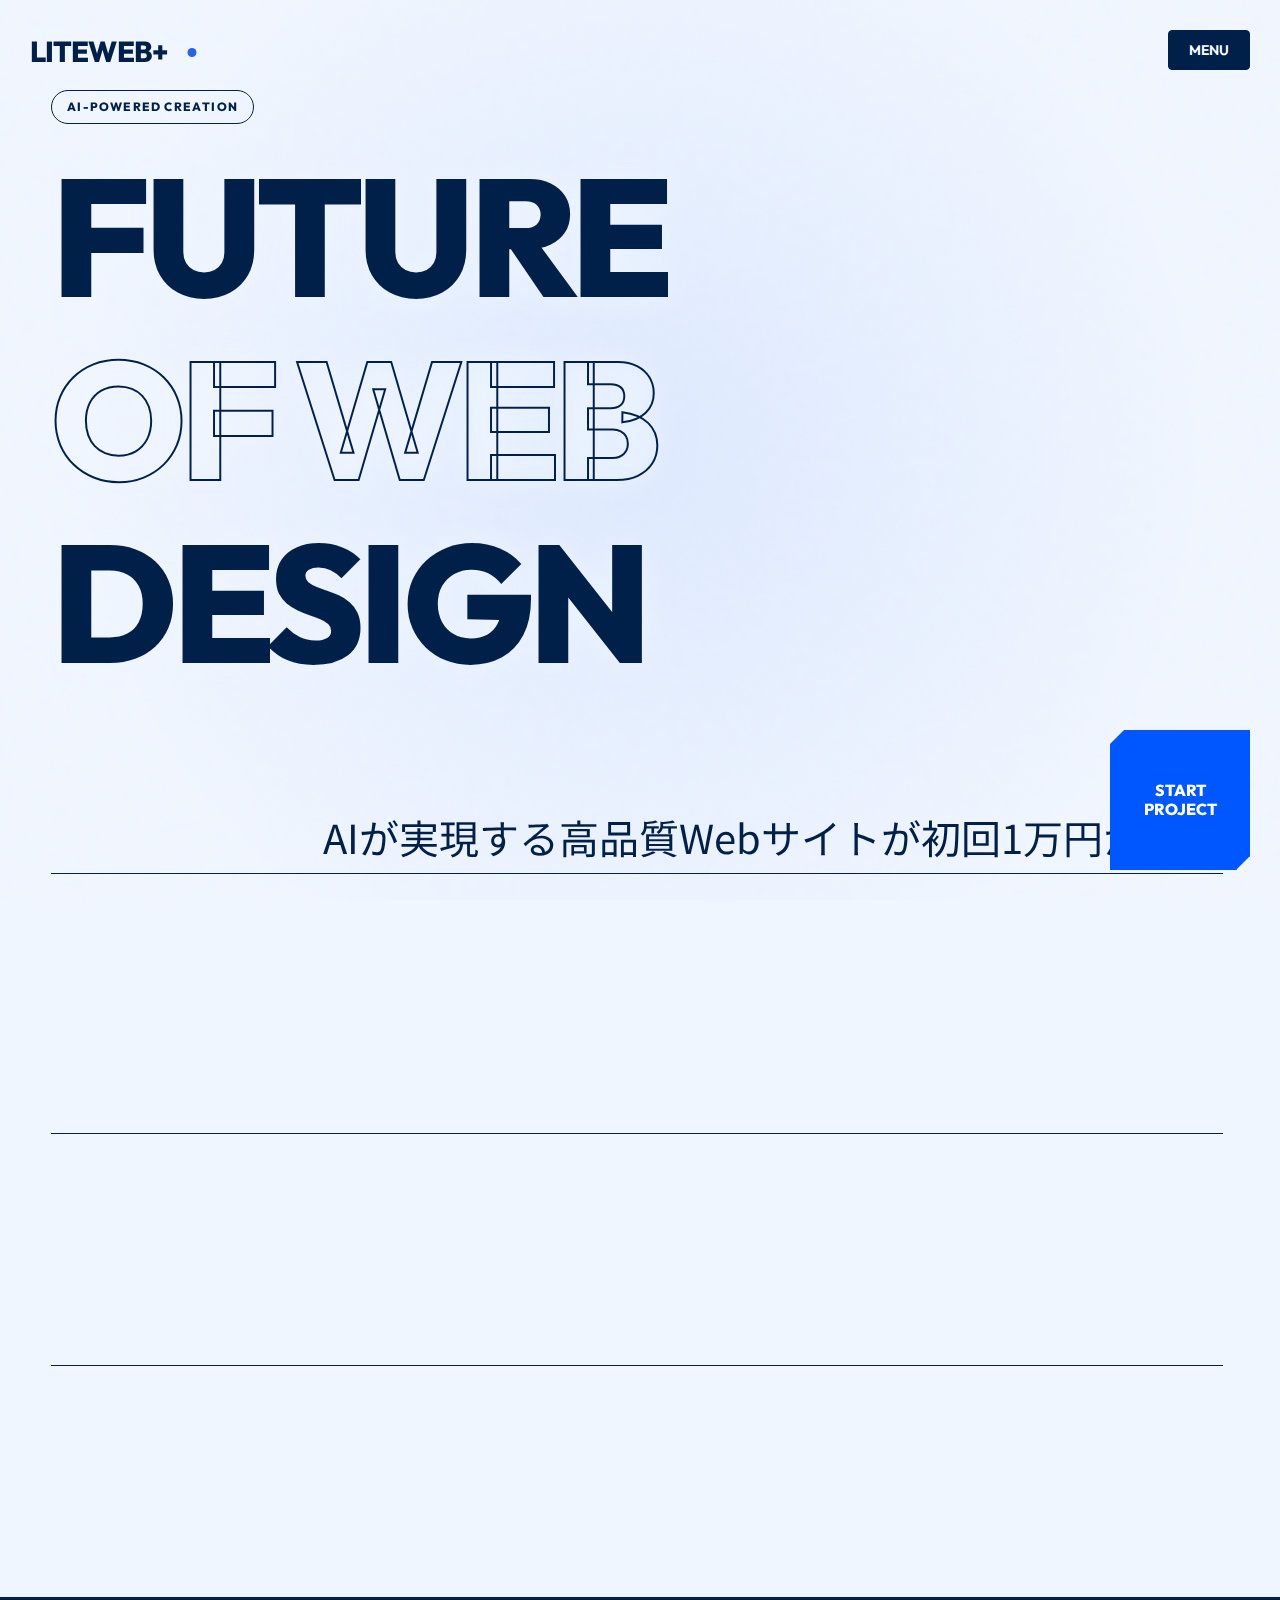
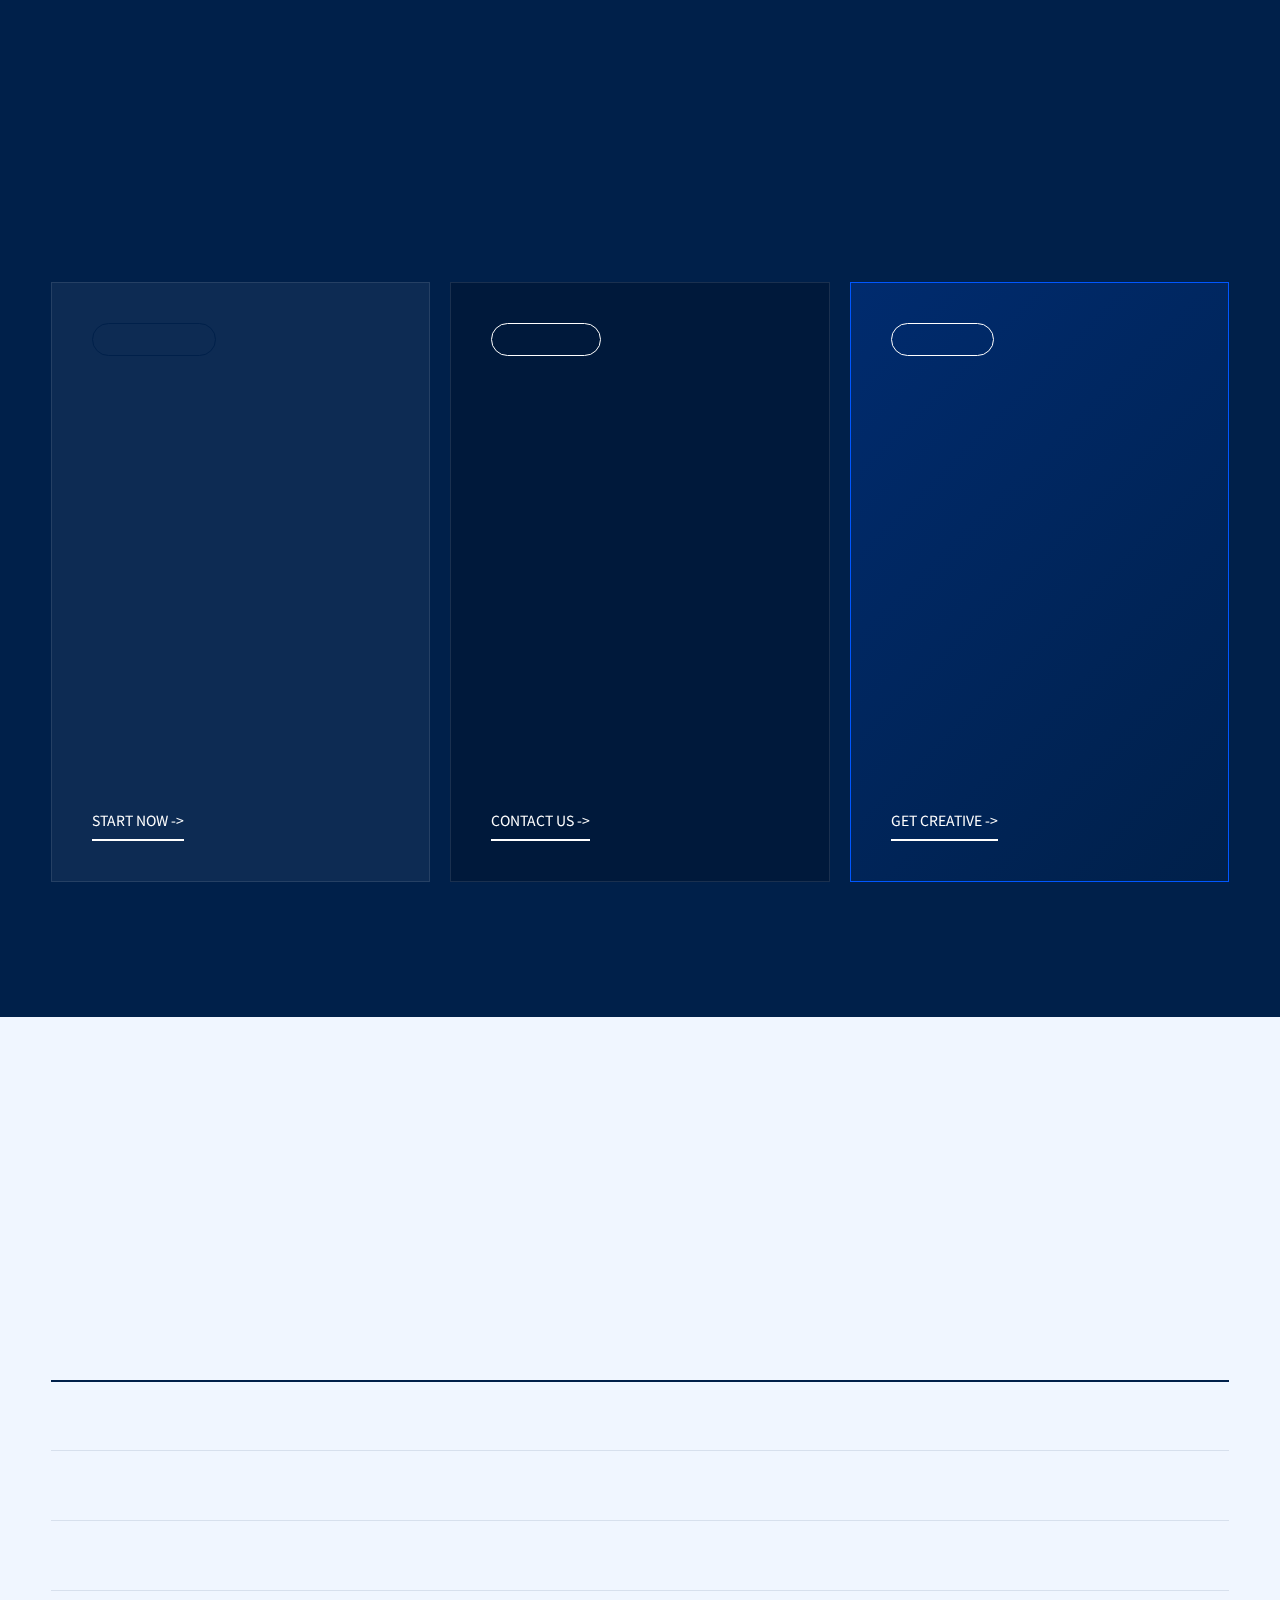
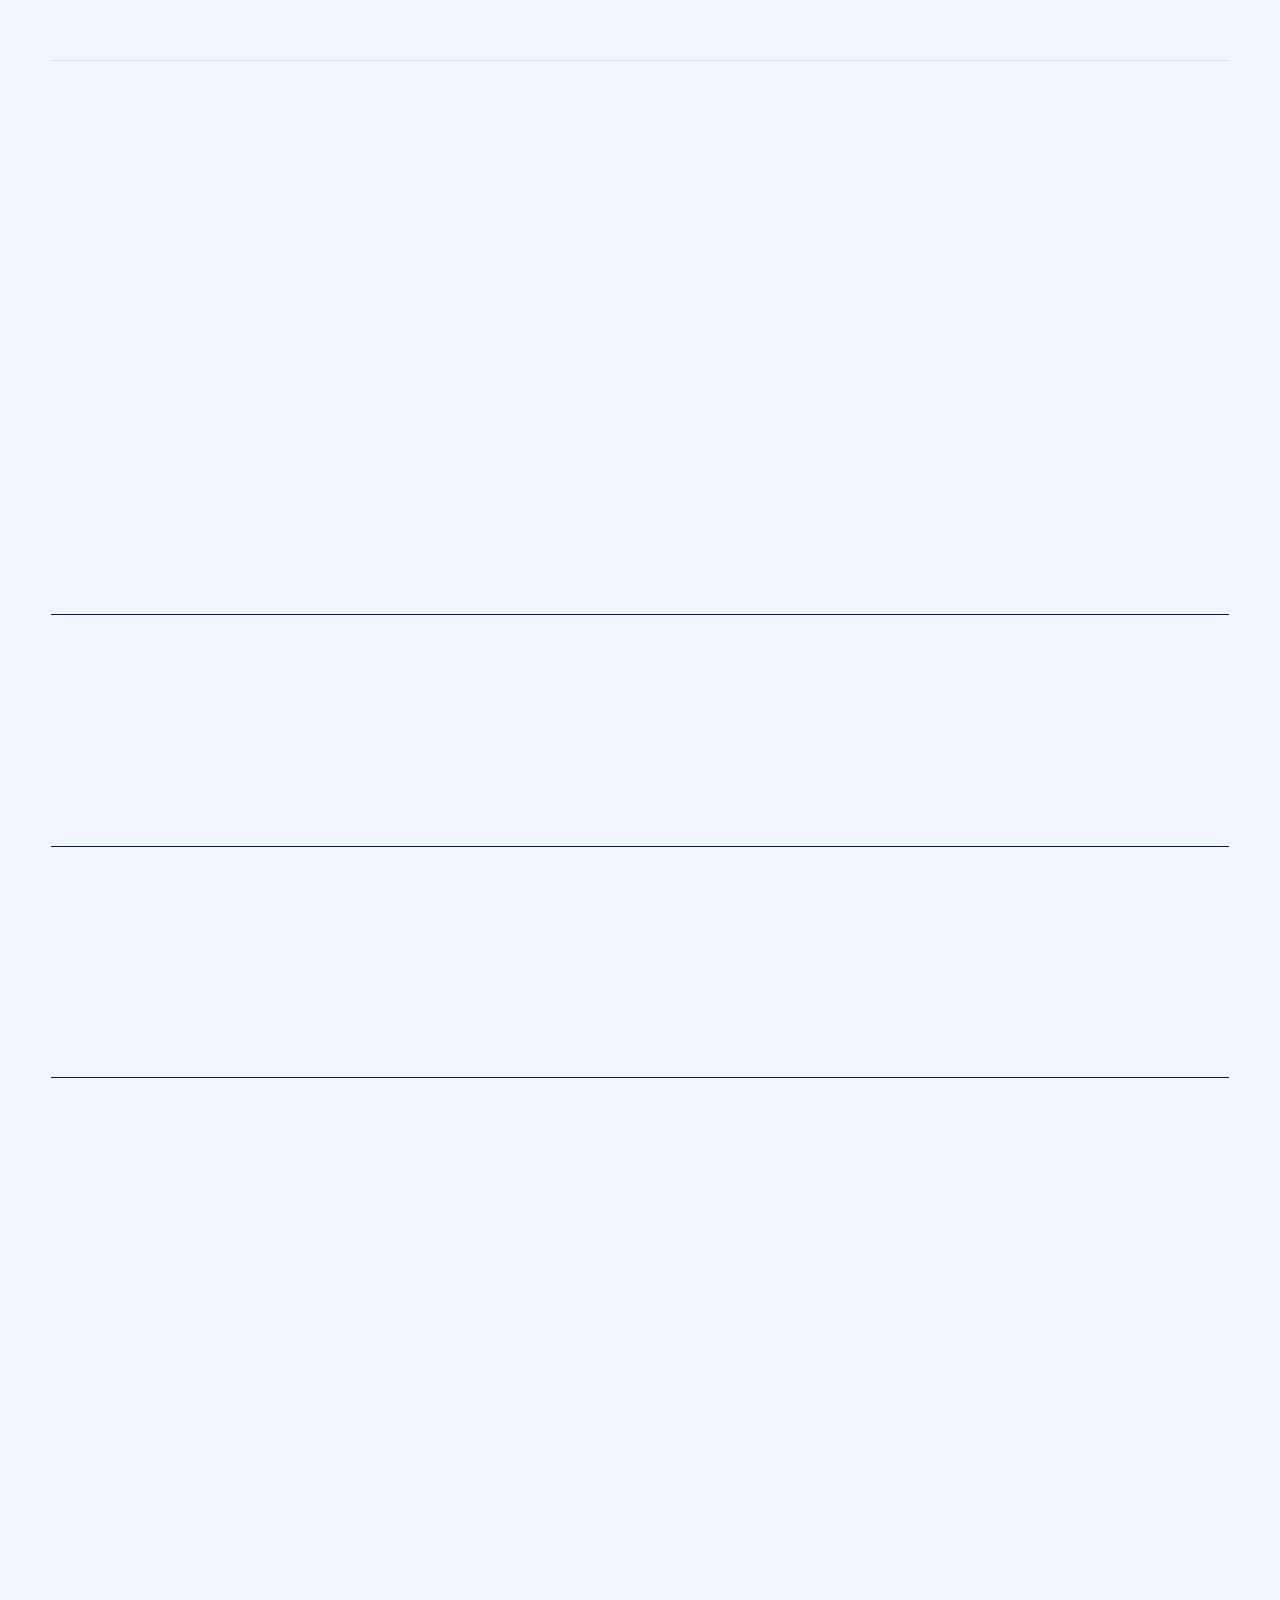
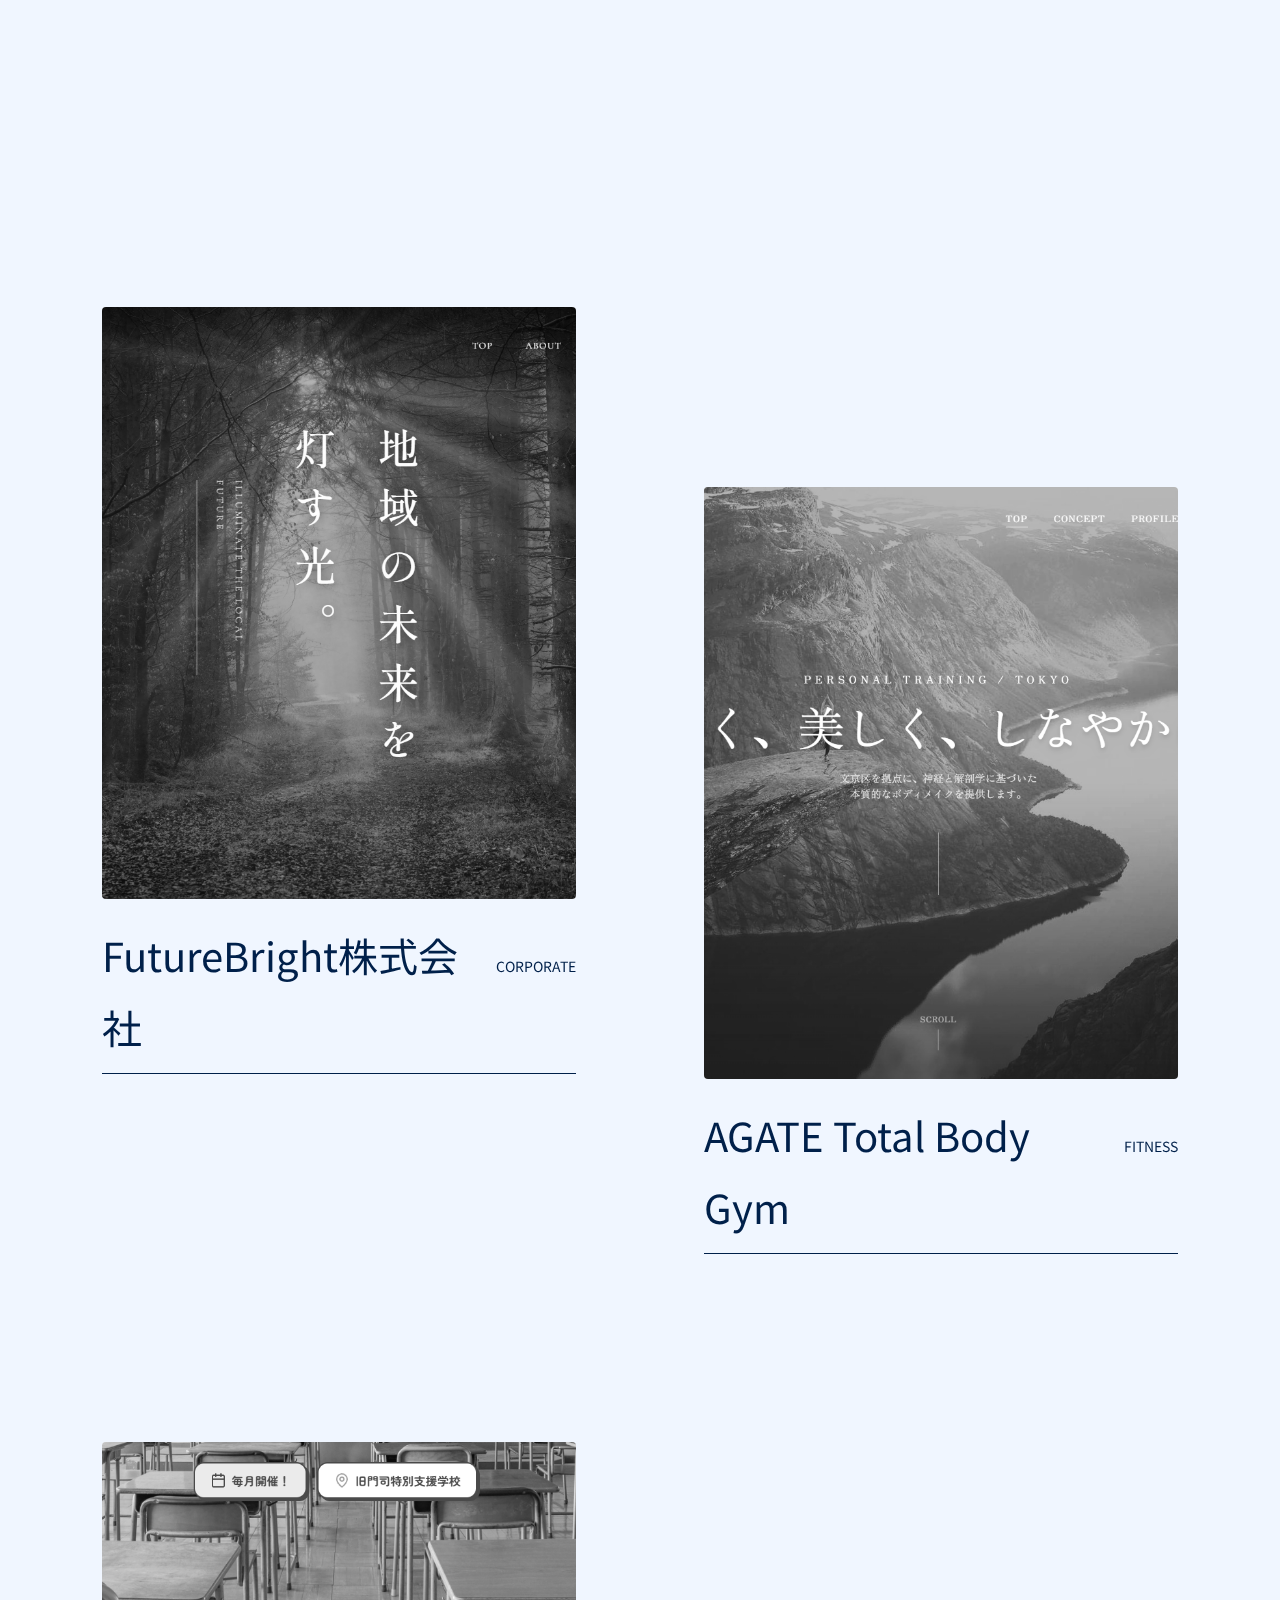
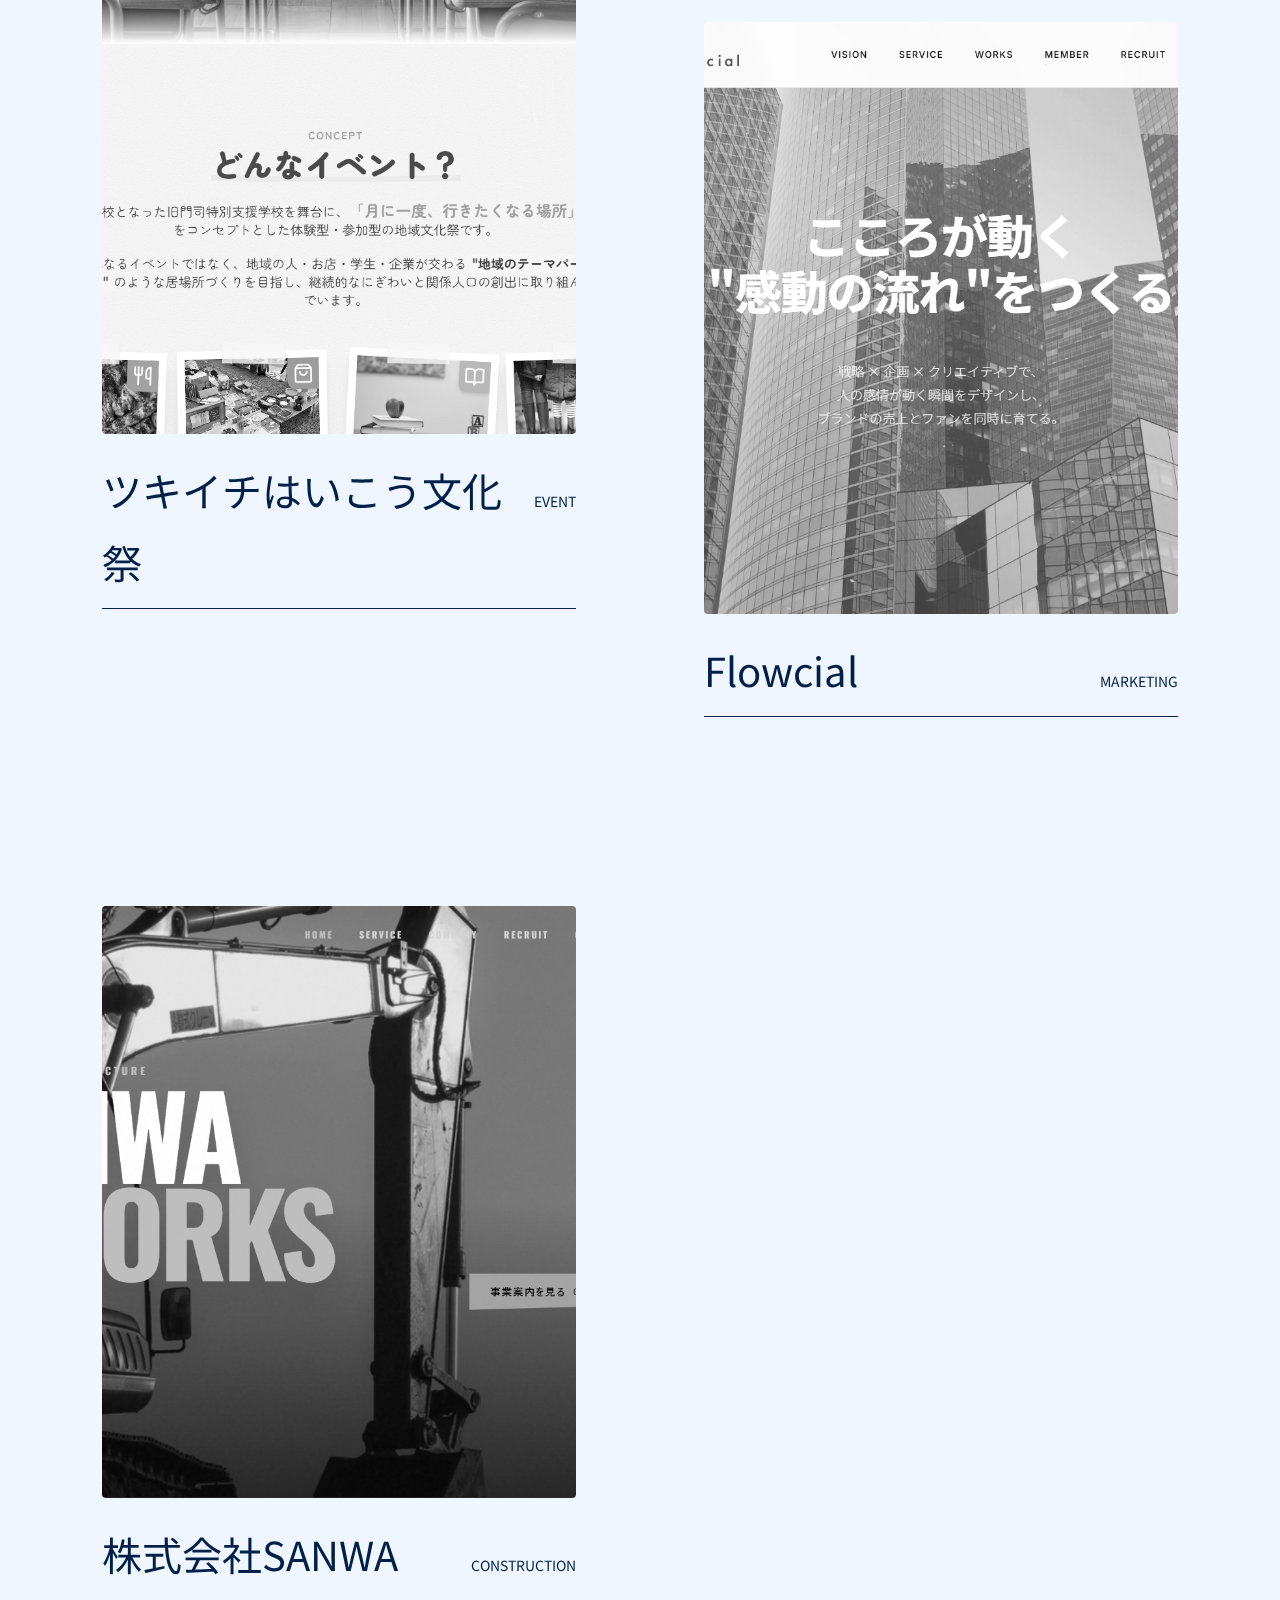
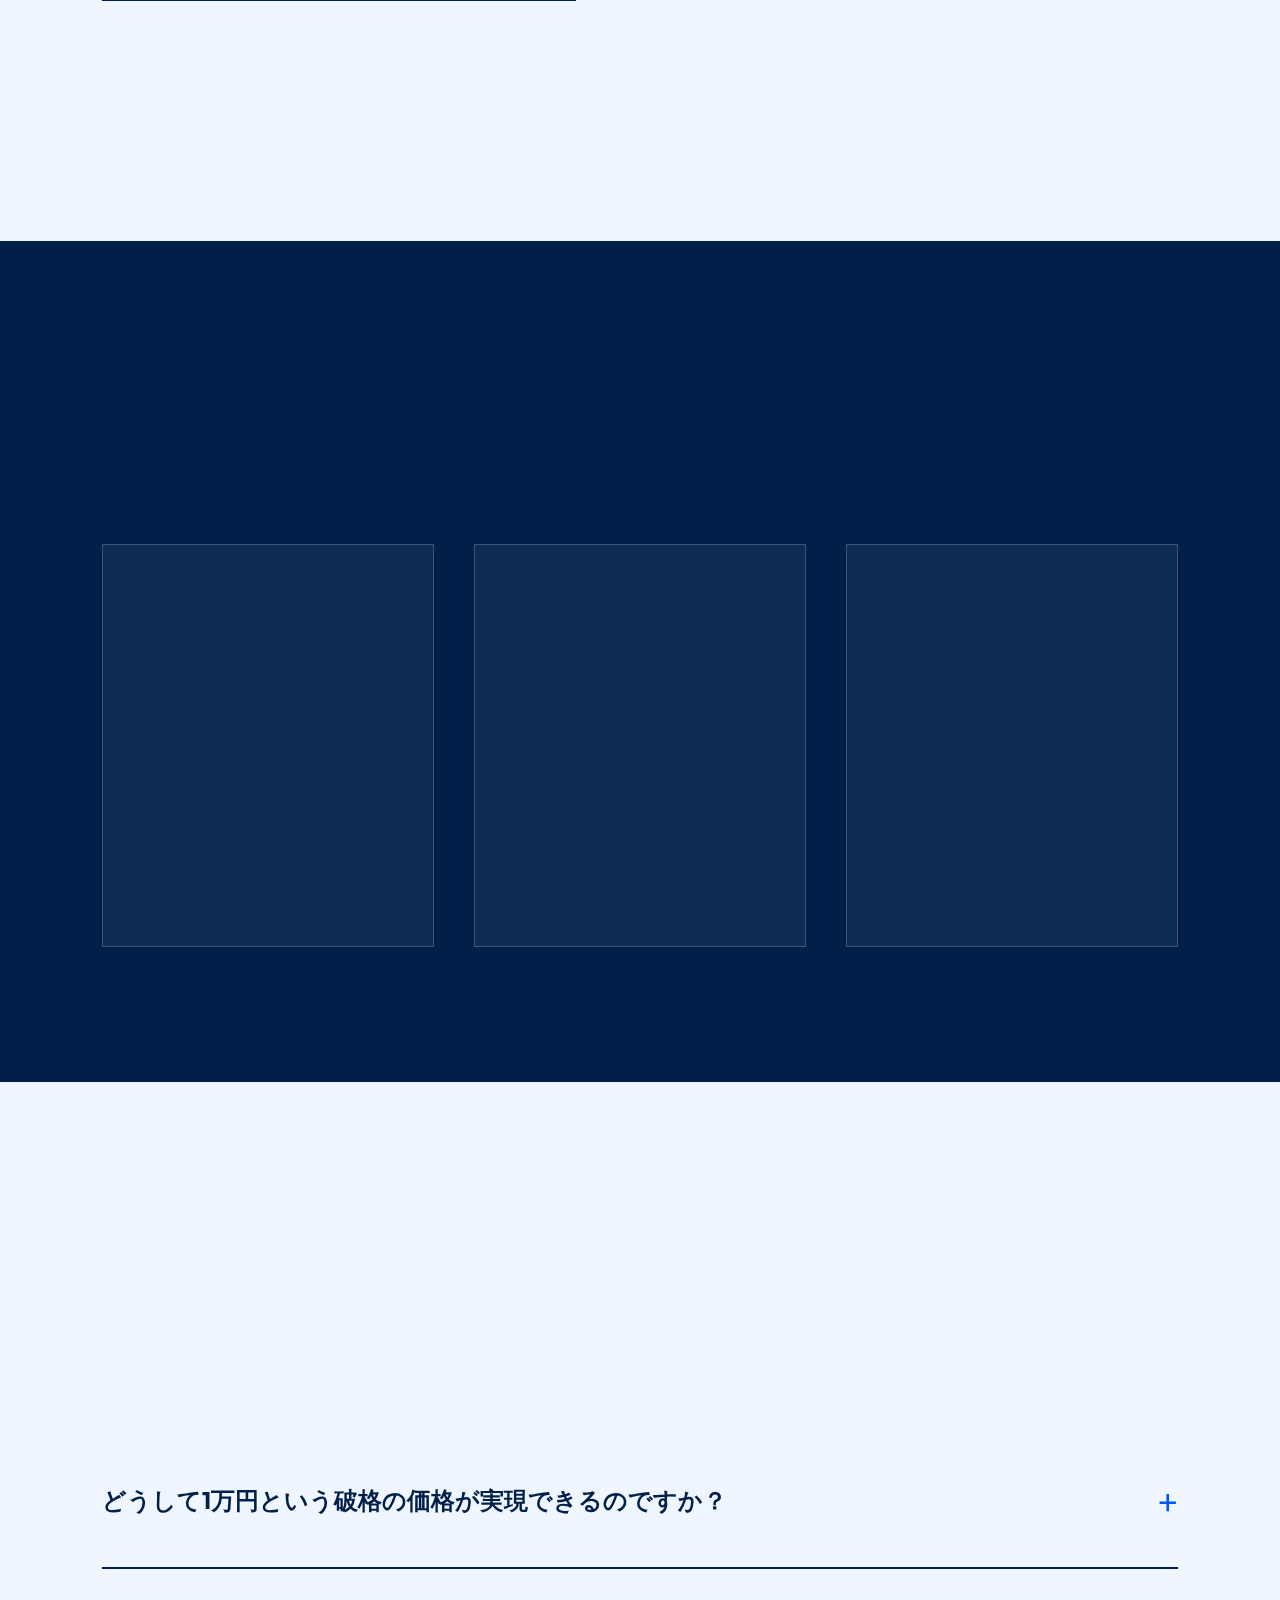
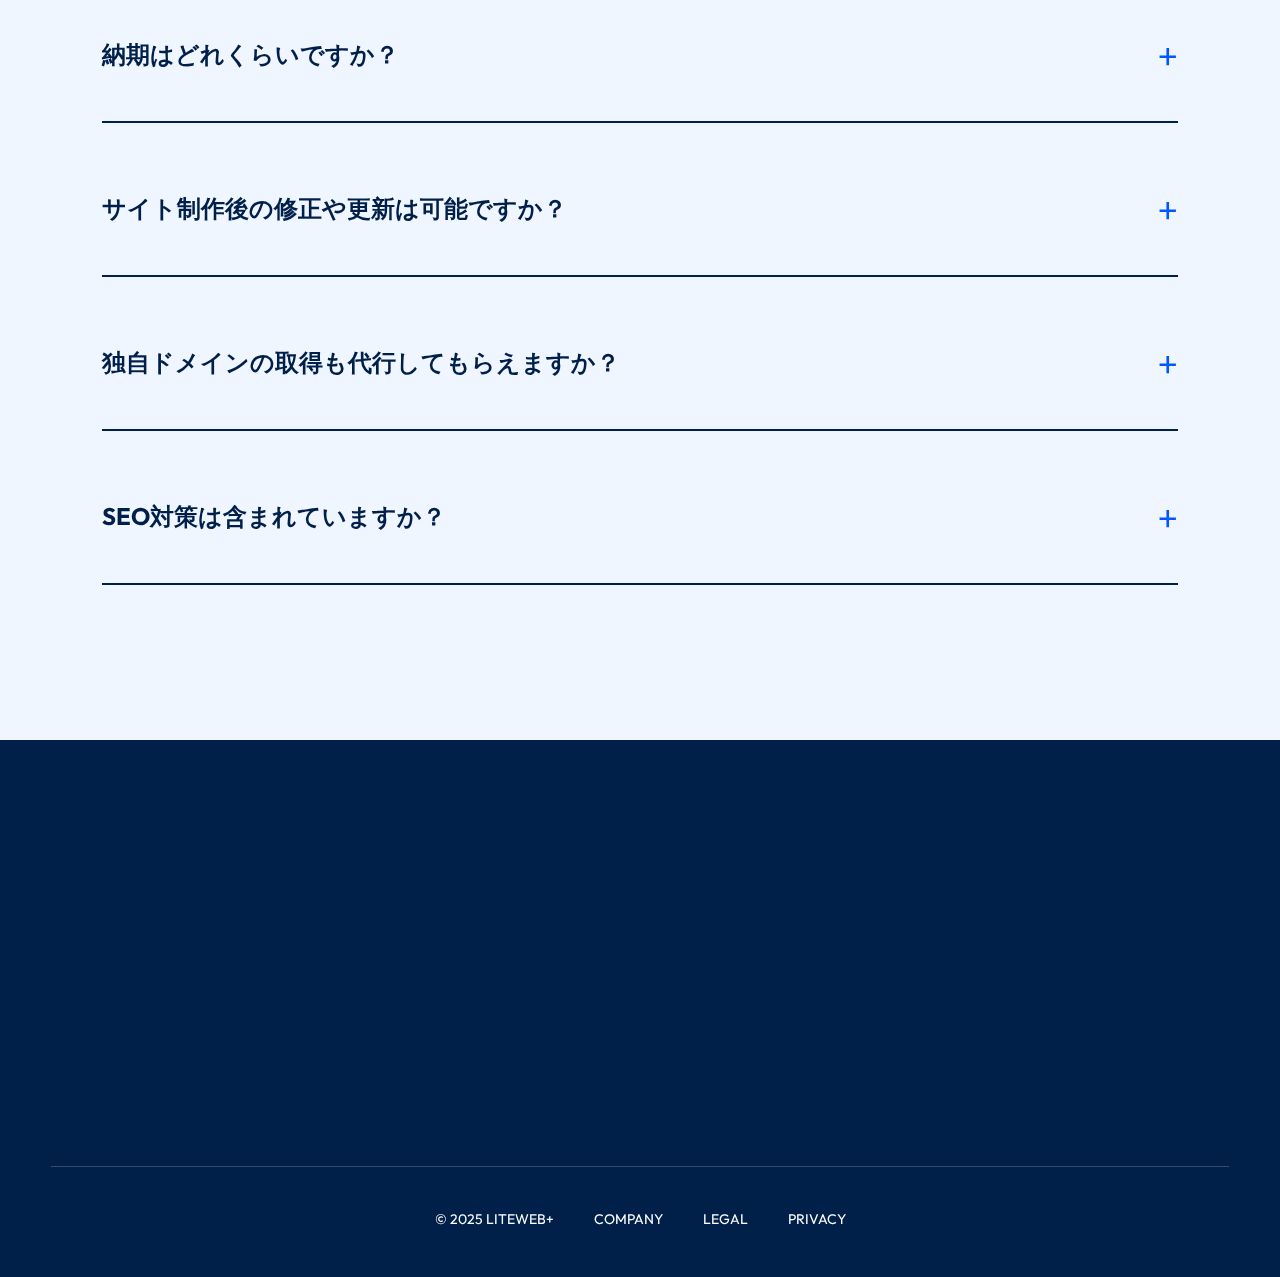
<file: index.html>
<!DOCTYPE html>
<html lang="ja">

<head>
    <meta charset="UTF-8">
    <meta name="viewport" content="width=device-width, initial-scale=1.0">
    <title>LiteWEB+ | Avant-Garde Web Creation</title>
    <meta name="description" content="AIと人間の共創。常識を破壊するWeb制作サービス。初回1万円から。">

    <!-- Fonts -->
    <link rel="preconnect" href="https://fonts.googleapis.com">
    <link rel="preconnect" href="https://fonts.gstatic.com" crossorigin>
    <link
        href="https://fonts.googleapis.com/css2?family=Noto+Sans+JP:wght@400;500;700&family=Outfit:wght@400;600;800&display=swap"
        rel="stylesheet">

    <link rel="stylesheet" href="style.css">
    <link rel="icon"
        href="data:image/svg+xml,<svg xmlns=%22http://www.w3.org/2000/svg%22 viewBox=%220 0 100 100%22><text y=%22.9em%22 font-size=%2290%22>⚡️</text></svg>">

</head>

<body>
    <!-- Background Effects -->
    <div class="bg-noise">
        <div class="bg-blob"></div>
    </div>

    <!-- Menu Overlay -->
    <div class="menu-overlay">
        <div class="menu-list">
            <a href="index.html" class="menu-link">Home</a>
            <a href="#features" class="menu-link">Features</a>
            <a href="#pricing" class="menu-link">Pricing</a>
            <a href="#showcase" class="menu-link">Works</a>
            <a href="company.html" class="menu-link">Company</a>
            <button class="nav-menu-btn"
                style="margin-top: 4rem; background: var(--c-surface); color: var(--c-ink);">Close</button>
        </div>
    </div>

    <!-- Distributed Navigation -->
    <nav class="nav-fixed">
        <a href="index.html" class="nav-logo">
            <!-- SVG Logo Placeholder -->
            <svg viewBox="0 0 200 50" xmlns="http://www.w3.org/2000/svg">
                <text x="0" y="35" font-family="Outfit" font-weight="800" font-size="32"
                    letter-spacing="-1">LITEWEB+</text>
                <circle cx="180" cy="25" r="5" fill="#2563EB" />
            </svg>
        </a>
        <button class="nav-menu-btn">Menu</button>
        <div class="nav-contact">
            <a href="https://s.lmes.jp/landing-qr/2006748792-BXVNxLLm?uLand=TWDJ01" class="circle-btn">
                Start<br>Project
            </a>
        </div>
    </nav>

    <!-- Hero Section -->
    <section class="hero-section">
        <div class="hero-text-wrapper">
            <div class="hero-tag">AI-POWERED CREATION</div>
            <h1 class="display-text text-huge">
                <div class="reveal-text"><span>FUTURE</span></div>
                <div class="reveal-text"><span class="text-outline">OF WEB</span></div>
                <div class="reveal-text"><span>DESIGN</span></div>
            </h1>
            <p class="text-lg mt-huge" style="margin-left: 10vw;">
                AIが実現する高品質Webサイトが初回1万円から。<br>
            <div class="feature-row in-view">
                <div class="feature-num">01</div>
                <div class="feature-content">
                    <h2 class="feature-title hover-fill">AI <span class="text-outline">Algorithm</span></h2>
                    <p class="feature-desc">
                        高度なAIアルゴリズムを活用することで、従来の制作プロセスを効率化。人間のデザイナーの審美眼とAIの効率性を組み合わせることで、高品質なサイトを低コストで実現しています。</p>
                </div>
            </div>

            <div class="feature-row in-view">
                <div class="feature-num">02</div>
                <div class="feature-content">
                    <h2 class="feature-title hover-fill">Price <span class="text-outline">Revolution</span></h2>
                    <p class="feature-desc">初回1万円、2回目以降は29,800円という業界最安値の価格設定。初期費用は無料で、月額・年額費用も不要なので安心してご利用いただけます。</p>
                </div>
            </div>

            <div class="feature-row in-view">
                <div class="feature-num">03</div>
                <div class="feature-content">
                    <h2 class="feature-title hover-fill">SEO <span class="text-outline">Native</span></h2>
                    <p class="feature-desc">検索エンジン最適化を標準装備。Googleの評価基準に沿った設計で、検索結果での上位表示を目指します。ビジネスの見つけやすさを向上させます。</p>
                </div>
            </div>
        </div>
    </section>

    <!-- Pricing Section -->
    <section class="pricing-section" id="pricing">
        <div class="wrapper" style="margin-bottom: 4rem;">
            <h2 class="display-text text-xl" style="color: #fff;">PRICING PLANS</h2>
        </div>

        <div class="pricing-scroll">
            <!-- Plan 1 -->
            <div class="pricing-card">
                <div>
                    <div class="hero-tag" style="border-color: var(--c-ink);">FIRST ORDER</div>
                    <div class="price-val">¥10,000</div>
                    <p>通常30万円相当のサイトが破格の価格で</p>
                </div>
                <ul style="margin: 2rem 0; font-size: 1.4rem; line-height: 2;">
                    <li>/ 複数固定ページ対応</li>
                    <li>/ SEO対策込み</li>
                    <li>/ レスポンシブデザイン</li>
                    <li>/ 独自ドメイン対応</li>
                    <li>/ 初期費用無料</li>
                </ul>
                <a href="https://s.lmes.jp/landing-qr/2006748792-BXVNxLLm?uLand=TWDJ01"
                    style="border-bottom: 2px solid currentColor; padding-bottom: 5px; display: inline-block; width: fit-content;">START
                    NOW -></a>
            </div>

            <!-- Plan 2 -->
            <div class="pricing-card dark">
                <div>
                    <div class="hero-tag" style="border-color: #fff;">STANDARD</div>
                    <div class="price-val">¥29,800</div>
                    <p>2回目以降もリーズナブルな価格で</p>
                </div>
                <ul style="margin: 2rem 0; font-size: 1.4rem; line-height: 2;">
                    <li>/ 何度でも依頼可能</li>
                    <li>/ 優先的なサポート対応</li>
                    <li>/ 高度なカスタマイズ相談</li>
                    <li>/ マーケティング支援</li>
                    <li>/ 月額・年額費用不要</li>
                </ul>
                <a href="https://s.lmes.jp/landing-qr/2006748792-BXVNxLLm?uLand=TWDJ01"
                    style="border-bottom: 2px solid currentColor; padding-bottom: 5px; display: inline-block; width: fit-content;">CONTACT
                    US -></a>
            </div>

            <!-- Plan 3 (New) -->
            <div class="pricing-card creative">
                <div>
                    <div class="hero-tag" style="border-color: #fff;">CREATIVE</div>
                    <div class="price-val">¥100,000</div>
                    <p>このサイトのようなクリエイティブなデザイン</p>
                </div>
                <ul style="margin: 2rem 0; font-size: 1.4rem; line-height: 2;">
                    <li>/ 完全オリジナルデザイン</li>
                    <li>/ 高度なアニメーション実装</li>
                    <li>/ ブランディング強化</li>
                    <li>/ 競合と差別化する世界観</li>
                    <li>/ 専任ディレクター担当</li>
                </ul>
                <a href="https://s.lmes.jp/landing-qr/2006748792-BXVNxLLm?uLand=TWDJ01"
                    style="border-bottom: 2px solid currentColor; padding-bottom: 5px; display: inline-block; width: fit-content;">GET
                    CREATIVE -></a>
            </div>
        </div>
    </section>

    <!-- Comparison Section -->
    <section class="comparison-section">
        <div class="wrapper">
            <h2 class="display-text text-lg mb-huge">COMPARISON</h2>
            <table class="comparison-table">
                <thead>
                    <tr>
                        <th>Service</th>
                        <th>LiteWEB+</th>
                        <th>制作会社</th>
                        <th>フリーランス</th>
                    </tr>
                </thead>
                <tbody>
                    <tr>
                        <td>初期費用</td>
                        <td style="color: var(--c-accent); font-weight: 800;">無料</td>
                        <td>5〜10万円</td>
                        <td>3〜5万円</td>
                    </tr>
                    <tr>
                        <td>制作費用</td>
                        <td style="color: var(--c-accent); font-weight: 800;">1万円〜</td>
                        <td>30〜50万円</td>
                        <td>15〜30万円</td>
                    </tr>
                    <tr>
                        <td>月額費用</td>
                        <td style="color: var(--c-accent); font-weight: 800;">無料</td>
                        <td>5,000円〜</td>
                        <td>3,000円〜</td>
                    </tr>
                    <tr>
                        <td>年間コスト</td>
                        <td style="color: var(--c-accent); font-weight: 800;">ドメイン代のみ</td>
                        <td>6〜10万円</td>
                        <td>3〜6万円</td>
                    </tr>
                </tbody>
            </table>
        </div>
    </section>

    <!-- Flow Section -->
    <section class="features-section" id="flow">
        <div class="wrapper">
            <h2 class="display-text text-xl mb-huge">WORK<br><span class="text-outline">FLOW</span></h2>

            <div class="feature-row in-view">
                <div class="feature-num">STEP 01</div>
                <div class="feature-content">
                    <h2 class="feature-title hover-fill">LINE <span class="text-outline">Entry</span></h2>
                    <p class="feature-desc">公式LINEアカウントにご登録いただき、自動送信されるヒアリングフォームにご回答ください。</p>
                </div>
            </div>

            <div class="feature-row in-view">
                <div class="feature-num">STEP 02</div>
                <div class="feature-content">
                    <h2 class="feature-title hover-fill">AI <span class="text-outline">Creation</span></h2>
                    <p class="feature-desc">お客様のご要望をもとに、AIアルゴリズムとデザイナーの監修によってサイトを制作します。</p>
                </div>
            </div>

            <div class="feature-row in-view">
                <div class="feature-num">STEP 03</div>
                <div class="feature-content">
                    <h2 class="feature-title hover-fill">Launch <span class="text-outline">Now</span></h2>
                    <p class="feature-desc">最短2時間でサイトが完成。ご確認いただいた後、すぐに公開することが可能です。</p>
                </div>
            </div>
        </div>
    </section>

    <!-- Showcase Section -->
    <section class="showcase-section" id="showcase">
        <div class="wrapper">
            <h2 class="display-text text-xl mb-huge">SELECTED<br><span class="text-outline">WORKS</span></h2>

            <div class="showcase-grid">
                <div class="showcase-item">
                    <a href="https://cheerful-sherbet-1c00af.netlify.app/" target="_blank" class="showcase-img">
                        <img src="./image/FutureBright株式会社.png" alt="FutureBright株式会社">
                    </a>
                    <div class="showcase-info">
                        <span class="text-lg font-bold">FutureBright株式会社</span>
                        <span>CORPORATE</span>
                    </div>
                    <p style="margin-top: 1rem;">「和モダンな雰囲気で、地域活性化への想いを美しく表現していただきました。スムーズスクロールの演出も素晴らしく、多くの方から好評をいただいています。」</p>
                </div>

                <div class="showcase-item">
                    <a href="https://teal-cranachan-a39a88.netlify.app/" target="_blank" class="showcase-img">
                        <img src="./image/AGATE Total Body Gym - 藤原梨菜.png" alt="AGATE Total Body Gym">
                    </a>
                    <div class="showcase-info">
                        <span class="text-lg font-bold">AGATE Total Body Gym</span>
                        <span>FITNESS</span>
                    </div>
                    <p style="margin-top: 1rem;">「上品でミニマルなデザインが、当ジムのコンセプトにぴったりでした。お客様からも『高級感がある』と好評です。」</p>
                </div>

                <div class="showcase-item">
                    <a href="https://merry-dragon-2ff84c.netlify.app/" target="_blank" class="showcase-img">
                        <img src="./image/ツキイチはいこう文化祭.png" alt="ツキイチはいこう文化祭">
                    </a>
                    <div class="showcase-info">
                        <span class="text-lg font-bold">ツキイチはいこう文化祭</span>
                        <span>EVENT</span>
                    </div>
                    <p style="margin-top: 1rem;">「ポップで親しみやすいデザインが、イベントの楽しさを伝えてくれています。参加者からの反応も上々です！」</p>
                </div>

                <div class="showcase-item">
                    <a href="https://gleaming-queijadas-079ad5.netlify.app/" target="_blank" class="showcase-img">
                        <img src="./image/こころが動く_感動の流れ_をつくる.png" alt="Flowcial">
                    </a>
                    <div class="showcase-info">
                        <span class="text-lg font-bold">Flowcial</span>
                        <span>MARKETING</span>
                    </div>
                    <p style="margin-top: 1rem;">「SNSマーケティング会社として、自社サイトのクオリティは重要でした。モダンで洗練されたデザインに大満足しています。」</p>
                </div>

                <div class="showcase-item">
                    <a href="https://idyllic-frangollo-ca71a9.netlify.app/" target="_blank" class="showcase-img">
                        <img src="./image/株式会社SANWA.png" alt="株式会社SANWA">
                    </a>
                    <div class="showcase-info">
                        <span class="text-lg font-bold">株式会社SANWA</span>
                        <span>CONSTRUCTION</span>
                    </div>
                    <p style="margin-top: 1rem;">「ダークでプロフェッショナルな印象のデザインが、配管工事会社としての信頼感を演出してくれています。」</p>
                </div>
            </div>
        </div>
    </section>

    <!-- Target Section -->
    <section class="target-section">
        <div class="wrapper">
            <h2 class="display-text text-lg">RECOMMENDED<br><span class="text-outline"
                    style="color: var(--c-surface); -webkit-text-stroke: 1px var(--c-surface);">FOR</span></h2>

            <div class="target-grid">
                <div class="target-card">
                    <h3 class="feature-num" style="margin-bottom: 2rem;">01</h3>
                    <h4 class="text-lg" style="margin-bottom: 1rem;">小規模事業主</h4>
                    <p>限られた予算の中で高品質なWebサイトを持ちたい方に最適です。コストを抑えながらもプロフェッショナルな印象を与えるサイトを構築できます。</p>
                </div>
                <div class="target-card">
                    <h3 class="feature-num" style="margin-bottom: 2rem;">02</h3>
                    <h4 class="text-lg" style="margin-bottom: 1rem;">スタートアップ</h4>
                    <p>起業したばかりで資金に限りがある中、ビジネスの顔となる高品質なWebサイトを手頃な価格で実現します。成長に合わせた拡張も可能です。</p>
                </div>
                <div class="target-card">
                    <h3 class="feature-num" style="margin-bottom: 2rem;">03</h3>
                    <h4 class="text-lg" style="margin-bottom: 1rem;">個人事業主</h4>
                    <p>フリーランスや個人事業主の方の強力なビジネスツールに。プロフェッショナルなWebサイトで信頼を獲得し、新規クライアント獲得をサポートします。</p>
                </div>
            </div>
        </div>
    </section>

    <!-- FAQ Section -->
    <section class="faq-section">
        <div class="wrapper">
            <h2 class="display-text text-xl mb-huge">FAQ</h2>

            <details class="faq-item">
                <summary class="faq-q">どうして1万円という破格の価格が実現できるのですか？</summary>
                <div class="faq-a">
                    AI独自アルゴリズムによる効率的な制作プロセスを採用することで、従来の人手による制作時間を大幅に短縮し、コストを抑えることに成功しました。また、テンプレートではなく、お客様ごとにカスタマイズされたデザインを提供しています。
                </div>
            </details>

            <details class="faq-item">
                <summary class="faq-q">納期はどれくらいですか？</summary>
                <div class="faq-a">標準的な納期は1〜5営業日です。ただし、サイトの複雑さや要件によって変動する場合があります。急ぎの場合は、お申し込み時にご相談ください。</div>
            </details>

            <details class="faq-item">
                <summary class="faq-q">サイト制作後の修正や更新は可能ですか？</summary>
                <div class="faq-a">はい、可能です。納品後の細かな修正は1回まで無料で対応しています。2回目以降は1回5,000円（税別）で承ります。大規模な更新や追加機能については、別途お見積りとなります。
                </div>
            </details>

            <details class="faq-item">
                <summary class="faq-q">独自ドメインの取得も代行してもらえますか？</summary>
                <div class="faq-a">
                    はい、独自ドメインの取得代行も承っております。ドメイン取得費用（年間1,000円〜）は別途となりますが、設定作業は無料で行います。既にお持ちのドメインがある場合は、そちらを使用することも可能です。
                </div>
            </details>

            <details class="faq-item">
                <summary class="faq-q">SEO対策は含まれていますか？</summary>
                <div class="faq-a">
                    はい、基本的なSEO対策は全てのプランに含まれています。適切なメタタグの設定、高速な読み込み速度の最適化、検索エンジンフレンドリーな構造など、Googleの評価基準に沿った設計を行います。</div>
            </details>
        </div>
    </section>

    <!-- Preview Modal -->
    <div class="preview-modal" id="previewModal">
        <div class="preview-modal-header">
            <span class="preview-modal-title" id="previewTitle"></span>
            <div class="preview-modal-actions">
                <a href="#" id="previewExternalLink" target="_blank" class="preview-external-btn">新しいタブで開く</a>
                <button class="preview-close-btn" id="previewClose">&times;</button>
            </div>
        </div>
        <div class="preview-modal-body">
            <div class="preview-loader" id="previewLoader">
                <div class="preview-spinner"></div>
                <p>読み込み中...</p>
            </div>
            <iframe id="previewFrame" src="" frameborder="0"></iframe>
        </div>
    </div>

    <!-- Footer -->
    <footer class="footer">
        <a href="https://s.lmes.jp/landing-qr/2006748792-BXVNxLLm?uLand=TWDJ01" class="footer-cta display-text">
            LET'S<br>CREATE
        </a>

        <div class="footer-links">
            <div>&copy; 2025 LITEWEB+</div>
            <a href="company.html">COMPANY</a>
            <a href="legal.html">LEGAL</a>
            <a href="privacy.html">PRIVACY</a>
        </div>
    </footer>

    <script>
        // Intersection Observer for reveal animations
        const observer = new IntersectionObserver((entries) => {
            entries.forEach(entry => {
                if (entry.isIntersecting) {
                    entry.target.classList.add('in-view');
                }
            });
        }, { threshold: 0.1 });

        // Character Reveal Logic
        function wrapChars(element) {
            if (element.classList.contains('char-reveal')) return;

            const walk = (node) => {
                if (node.nodeType === 3) { // Text node
                    const text = node.nodeValue;
                    if (text.trim().length === 0) return;

                    const span = document.createElement('span');
                    span.innerHTML = text.split('').map(char => {
                        return `<span class="char">${char === ' ' ? '&nbsp;' : char}</span>`;
                    }).join('');

                    node.parentNode.replaceChild(span, node);
                } else if (node.nodeType === 1 && !['SCRIPT', 'STYLE', 'VIDEO', 'SVG'].includes(node.tagName)) {
                    Array.from(node.childNodes).forEach(walk);
                }
            };

            walk(element);
            element.classList.add('char-reveal');

            // Assign delays
            const chars = element.querySelectorAll('.char');
            chars.forEach((char, i) => {
                char.style.transitionDelay = `${i * 0.015}s`;
            });
        }

        document.addEventListener('DOMContentLoaded', () => {
            // Target elements for character animation
            // Exclude h1 in hero because it has its own style, but user asked for "all content".
            // However, h1 structure is complex with .reveal-text. Let's skip h1 to avoid breaking it, or handle carefully.
            // Given the previous instruction to force visibility on hero text, animating it char-by-char might conflict.
            // Let's animate everything else.

            const targets = document.querySelectorAll('p, h2, h3, h4, li, th, td, .hero-tag, .price-val, .feature-num, .footer-cta');

            targets.forEach(el => {
                wrapChars(el);
                observer.observe(el);
            });

            // Also observe existing reveal elements
            document.querySelectorAll('.reveal-text, .feature-row').forEach(el => {
                observer.observe(el);
            });
        });

        // Mobile Menu Toggle
        const menuBtn = document.querySelectorAll('.nav-menu-btn');
        const menuOverlay = document.querySelector('.menu-overlay');
        const menuLinks = document.querySelectorAll('.menu-link');

        menuBtn.forEach(btn => {
            btn.addEventListener('click', () => {
                menuOverlay.classList.toggle('active');
            });
        });

        menuLinks.forEach(link => {
            link.addEventListener('click', () => {
                menuOverlay.classList.remove('active');
            });
        });

        // Preview Modal
        const previewModal = document.getElementById('previewModal');
        const previewFrame = document.getElementById('previewFrame');
        const previewTitle = document.getElementById('previewTitle');
        const previewLoader = document.getElementById('previewLoader');
        const previewClose = document.getElementById('previewClose');
        const previewExternalLink = document.getElementById('previewExternalLink');

        function openPreview(url, title) {
            previewTitle.textContent = title;
            previewExternalLink.href = url;
            previewLoader.classList.remove('hidden');
            previewFrame.src = url;
            previewModal.classList.add('active');
            document.body.style.overflow = 'hidden';
        }

        function closePreview() {
            previewModal.classList.remove('active');
            document.body.style.overflow = '';
            setTimeout(() => {
                previewFrame.src = '';
            }, 300);
        }

        previewFrame.addEventListener('load', () => {
            previewLoader.classList.add('hidden');
        });

        previewClose.addEventListener('click', closePreview);

        previewModal.addEventListener('click', (e) => {
            if (e.target === previewModal) {
                closePreview();
            }
        });

        document.addEventListener('keydown', (e) => {
            if (e.key === 'Escape' && previewModal.classList.contains('active')) {
                closePreview();
            }
        });

        // Showcase item click handlers
        document.querySelectorAll('.showcase-item .showcase-img').forEach(item => {
            item.addEventListener('click', (e) => {
                e.preventDefault();
                const url = item.getAttribute('href');
                const title = item.closest('.showcase-item').querySelector('.text-lg.font-bold').textContent;
                openPreview(url, title);
            });
        });
    </script>
</body>

</html>
</file>
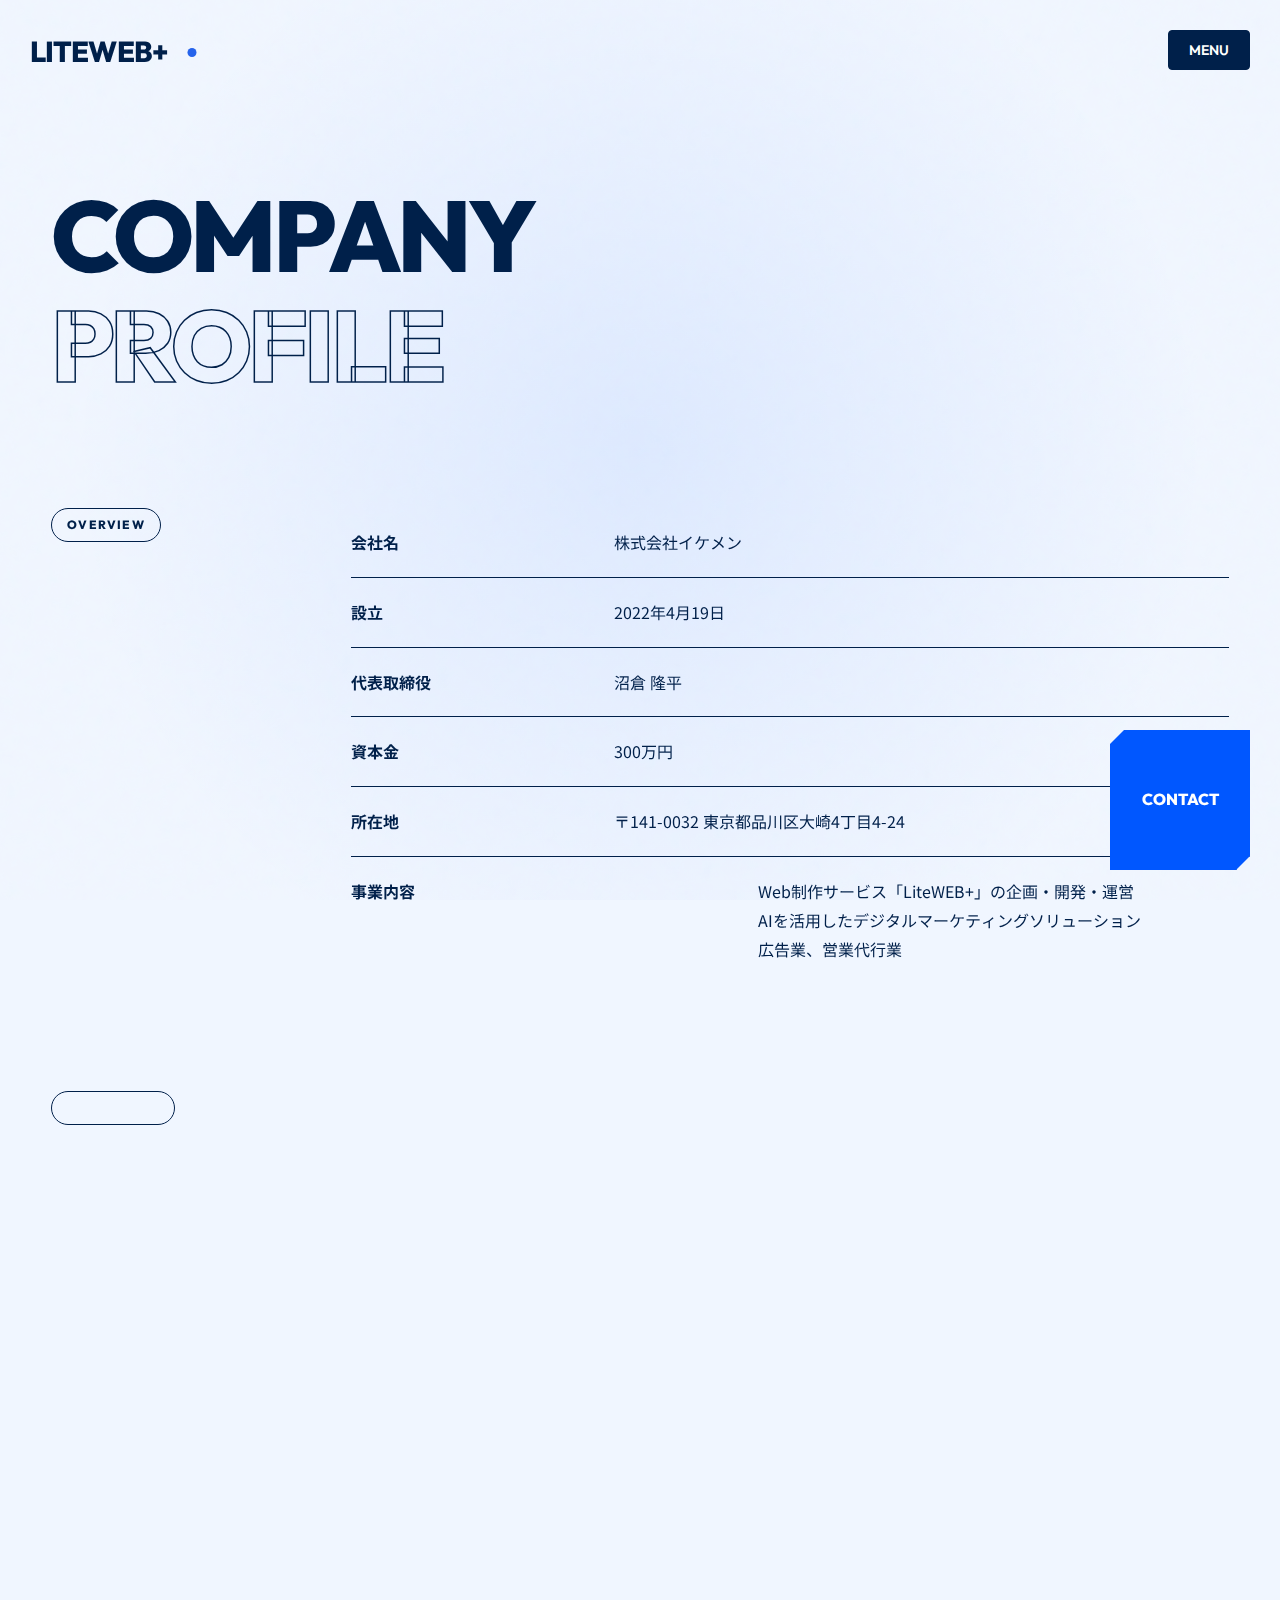
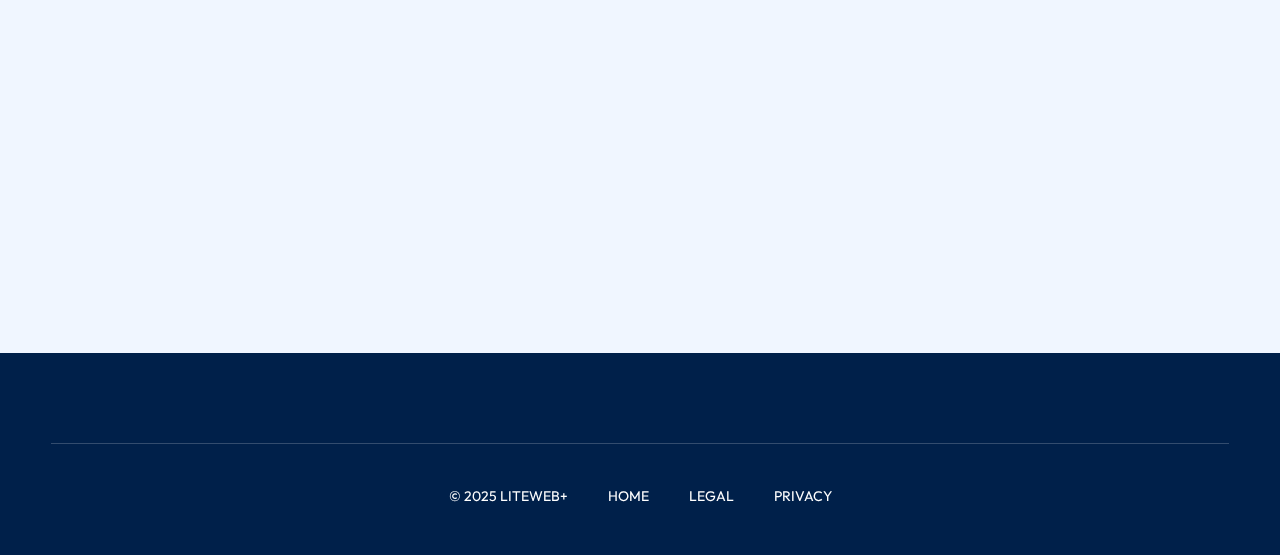
<file: company.html>
<!DOCTYPE html>
<html lang="ja">

<head>
    <meta charset="UTF-8">
    <meta name="viewport" content="width=device-width, initial-scale=1.0">
    <title>Company | LiteWEB+</title>
    <link rel="preconnect" href="https://fonts.googleapis.com">
    <link rel="preconnect" href="https://fonts.gstatic.com" crossorigin>
    <link
        href="https://fonts.googleapis.com/css2?family=Noto+Sans+JP:wght@400;500;700&family=Outfit:wght@400;600;800&display=swap"
        rel="stylesheet">
    <link rel="stylesheet" href="style.css">
</head>

<body>
    <!-- Background Effects -->
    <div class="bg-noise">
        <div class="bg-blob"></div>
    </div>

    <!-- Menu Overlay -->
    <div class="menu-overlay">
        <div class="menu-list">
            <a href="index.html" class="menu-link">Home</a>
            <a href="index.html#features" class="menu-link">Features</a>
            <a href="index.html#pricing" class="menu-link">Pricing</a>
            <a href="index.html#showcase" class="menu-link">Works</a>
            <a href="company.html" class="menu-link">Company</a>
            <button class="nav-menu-btn"
                style="margin-top: 4rem; background: var(--c-surface); color: var(--c-ink);">Close</button>
        </div>
    </div>

    <nav class="nav-fixed">
        <a href="index.html" class="nav-logo">
            <svg viewBox="0 0 200 50" xmlns="http://www.w3.org/2000/svg">
                <text x="0" y="35" font-family="Outfit" font-weight="800" font-size="32"
                    letter-spacing="-1">LITEWEB+</text>
                <circle cx="180" cy="25" r="5" fill="#2563EB" />
            </svg>
        </a>
        <button class="nav-menu-btn">Menu</button>
        <div class="nav-contact">
            <a href="https://s.lmes.jp/landing-qr/2006748792-BXVNxLLm?uLand=TWDJ01" class="circle-btn">Contact</a>
        </div>
    </nav>

    <div class="wrapper" style="padding-top: 20vh; padding-bottom: 20vh;">
        <h1 class="display-text text-xl mb-huge">
            COMPANY<br><span class="text-outline">PROFILE</span>
        </h1>

        <div class="grid-cols">
            <div class="col-span-3">
                <div class="hero-tag">OVERVIEW</div>
            </div>
            <div class="col-span-9" style="position: relative; z-index: 10;">
                <div class="feature-row"
                    style="margin-bottom: 0; padding-top: 0; border-top: none; opacity: 1; transform: none;">
                    <div class="feature-content" style="width: 100%;">
                        <table style="width: 100%; border-collapse: collapse; font-size: 1.6rem;">
                            <tr style="border-bottom: 1px solid var(--c-ink);">
                                <th style="text-align: left; padding: 2rem 0; width: 30%;">会社名</th>
                                <td style="padding: 2rem 0;">株式会社イケメン</td>
                            </tr>
                            <tr style="border-bottom: 1px solid var(--c-ink);">
                                <th style="text-align: left; padding: 2rem 0;">設立</th>
                                <td style="padding: 2rem 0;">2022年4月19日</td>
                            </tr>
                            <tr style="border-bottom: 1px solid var(--c-ink);">
                                <th style="text-align: left; padding: 2rem 0;">代表取締役</th>
                                <td style="padding: 2rem 0;">沼倉 隆平</td>
                            </tr>
                            <tr style="border-bottom: 1px solid var(--c-ink);">
                                <th style="text-align: left; padding: 2rem 0;">資本金</th>
                                <td style="padding: 2rem 0;">300万円</td>
                            </tr>
                            <tr style="border-bottom: 1px solid var(--c-ink);">
                                <th style="text-align: left; padding: 2rem 0;">所在地</th>
                                <td style="padding: 2rem 0;">〒141-0032 東京都品川区大崎4丁目4-24</td>
                            </tr>
                            <tr>
                                <th style="text-align: left; padding: 2rem 0; vertical-align: top;">事業内容</th>
                                <td style="padding: 2rem 0;">
                                    Web制作サービス「LiteWEB+」の企画・開発・運営<br>
                                    AIを活用したデジタルマーケティングソリューション<br>
                                    広告業、営業代行業
                                </td>
                            </tr>
                        </table>
                    </div>
                </div>
            </div>
        </div>

        <div class="grid-cols mt-huge">
            <div class="col-span-3">
                <div class="hero-tag">PHILOSOPHY</div>
            </div>
            <div class="col-span-9">
                <div style="margin-bottom: 10vh;">
                    <h2 class="display-text text-lg mb-huge">MISSION</h2>
                    <p class="text-lg" style="font-weight: 700;">この世のカッコイイを<br>再定義し続ける。</p>
                </div>
                <div>
                    <h2 class="display-text text-lg mb-huge">VISION</h2>
                    <p class="text-lg" style="font-weight: 700;">性・経済・ライフスタイルの<br>新しいスタンダードを創造する。</p>
                </div>
            </div>
        </div>
    </div>

    <footer class="footer">
        <div class="footer-links">
            <div>&copy; 2025 LITEWEB+</div>
            <a href="index.html">HOME</a>
            <a href="legal.html">LEGAL</a>
            <a href="privacy.html">PRIVACY</a>
        </div>
    </footer>

    <script>
        // Intersection Observer for reveal animations
        const observer = new IntersectionObserver((entries) => {
            entries.forEach(entry => {
                if (entry.isIntersecting) {
                    entry.target.classList.add('in-view');
                }
            });
        }, { threshold: 0.1 });

        // Character Reveal Logic
        function wrapChars(element) {
            if (element.classList.contains('char-reveal')) return;

            const walk = (node) => {
                if (node.nodeType === 3) { // Text node
                    const text = node.nodeValue;
                    if (text.trim().length === 0) return;

                    const span = document.createElement('span');
                    span.innerHTML = text.split('').map(char => {
                        return `<span class="char">${char === ' ' ? '&nbsp;' : char}</span>`;
                    }).join('');

                    node.parentNode.replaceChild(span, node);
                } else if (node.nodeType === 1 && !['SCRIPT', 'STYLE', 'VIDEO', 'SVG'].includes(node.tagName)) {
                    Array.from(node.childNodes).forEach(walk);
                }
            };

            walk(element);
            element.classList.add('char-reveal');

            // Assign delays
            const chars = element.querySelectorAll('.char');
            chars.forEach((char, i) => {
                char.style.transitionDelay = `${i * 0.015}s`;
            });
        }

        document.addEventListener('DOMContentLoaded', () => {
            const targets = document.querySelectorAll('p, h2, h3, h4, li, th, td, .hero-tag, .price-val, .feature-num');

            targets.forEach(el => {
                wrapChars(el);
                observer.observe(el);
            });

            // Mobile Menu Toggle
            const menuBtn = document.querySelectorAll('.nav-menu-btn');
            const menuOverlay = document.querySelector('.menu-overlay');
            const menuLinks = document.querySelectorAll('.menu-link');

            menuBtn.forEach(btn => {
                btn.addEventListener('click', () => {
                    menuOverlay.classList.toggle('active');
                });
            });

            menuLinks.forEach(link => {
                link.addEventListener('click', () => {
                    menuOverlay.classList.remove('active');
                });
            });
        });
    </script>
</body>

</html>
</file>
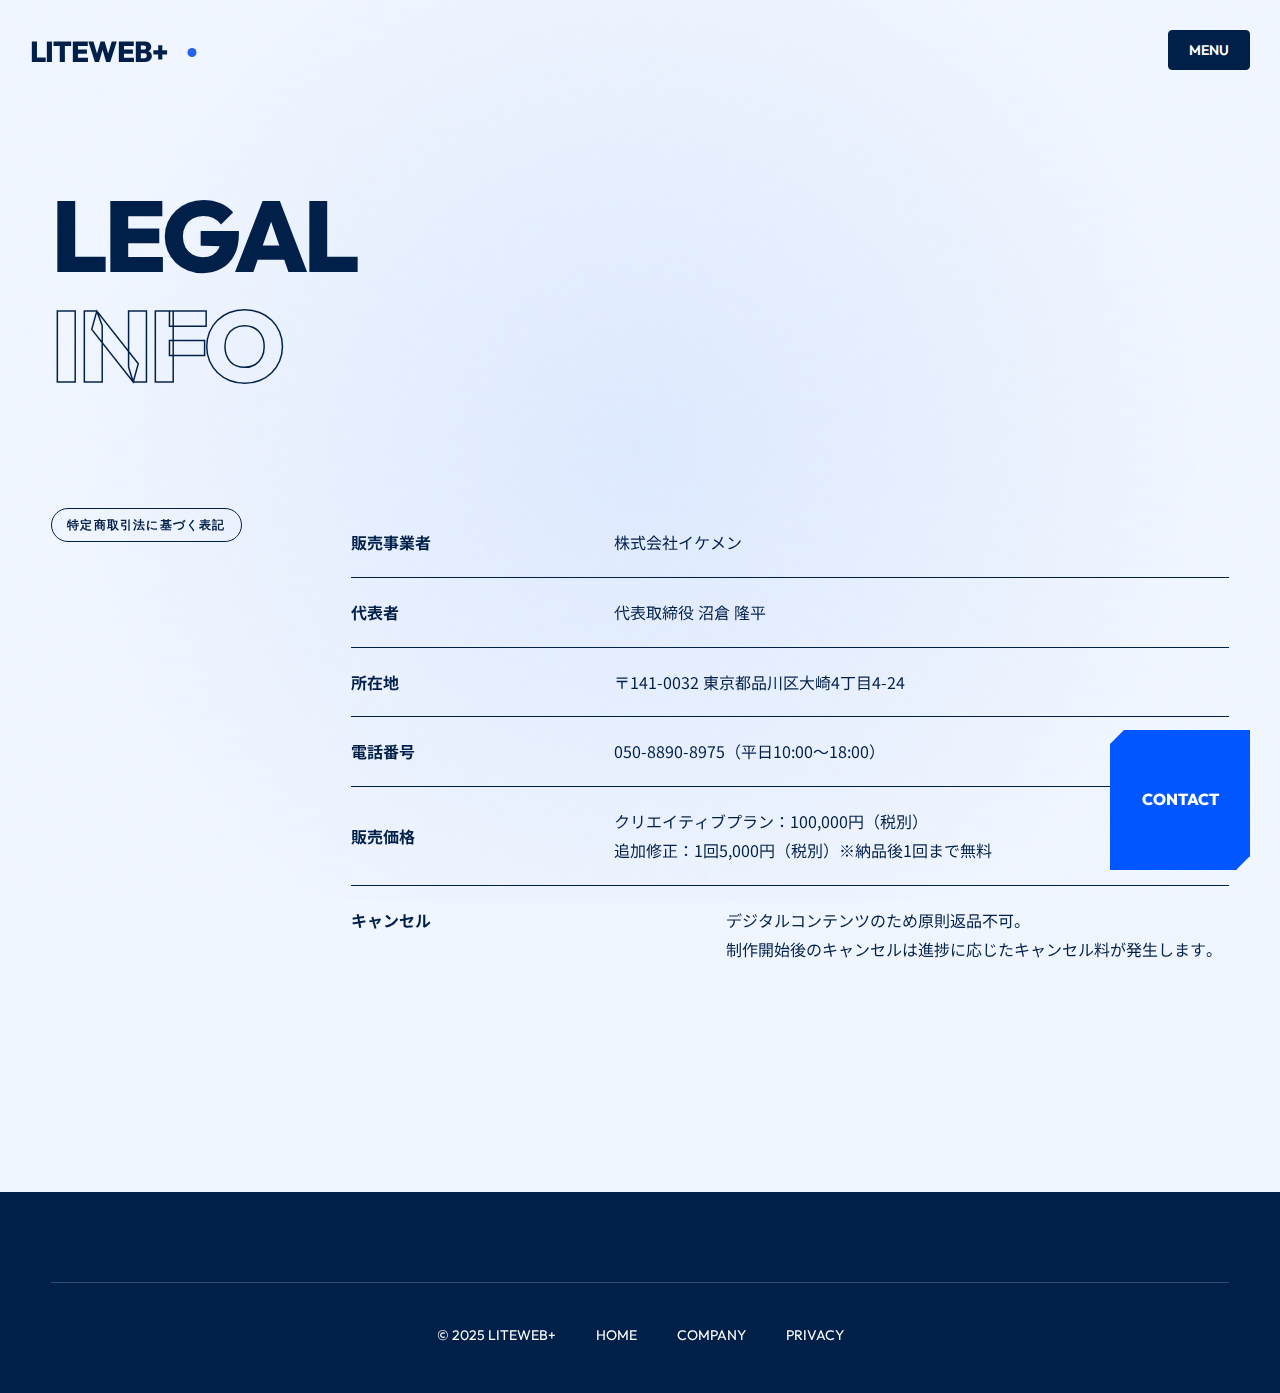
<file: legal.html>
<!DOCTYPE html>
<html lang="ja">

<head>
    <meta charset="UTF-8">
    <meta name="viewport" content="width=device-width, initial-scale=1.0">
    <title>Legal | LiteWEB+</title>
    <link rel="preconnect" href="https://fonts.googleapis.com">
    <link rel="preconnect" href="https://fonts.gstatic.com" crossorigin>
    <link
        href="https://fonts.googleapis.com/css2?family=Noto+Sans+JP:wght@400;500;700&family=Outfit:wght@400;600;800&display=swap"
        rel="stylesheet">
    <link rel="stylesheet" href="style.css">
</head>

<body>
    <!-- Background Effects -->
    <div class="bg-noise">
        <div class="bg-blob"></div>
    </div>

    <!-- Menu Overlay -->
    <div class="menu-overlay">
        <div class="menu-list">
            <a href="index.html" class="menu-link">Home</a>
            <a href="index.html#features" class="menu-link">Features</a>
            <a href="index.html#pricing" class="menu-link">Pricing</a>
            <a href="index.html#showcase" class="menu-link">Works</a>
            <a href="company.html" class="menu-link">Company</a>
            <button class="nav-menu-btn"
                style="margin-top: 4rem; background: var(--c-surface); color: var(--c-ink);">Close</button>
        </div>
    </div>

    <nav class="nav-fixed">
        <a href="index.html" class="nav-logo">
            <svg viewBox="0 0 200 50" xmlns="http://www.w3.org/2000/svg">
                <text x="0" y="35" font-family="Outfit" font-weight="800" font-size="32"
                    letter-spacing="-1">LITEWEB+</text>
                <circle cx="180" cy="25" r="5" fill="#2563EB" />
            </svg>
        </a>
        <button class="nav-menu-btn">Menu</button>
        <div class="nav-contact">
            <a href="https://s.lmes.jp/landing-qr/2006748792-BXVNxLLm?uLand=TWDJ01" class="circle-btn">Contact</a>
        </div>
    </nav>

    <div class="wrapper" style="padding-top: 20vh; padding-bottom: 20vh;">
        <h1 class="display-text text-xl mb-huge">
            LEGAL<br><span class="text-outline">INFO</span>
        </h1>

        <div class="grid-cols">
            <div class="col-span-3">
                <div class="hero-tag">特定商取引法に基づく表記</div>
            </div>
            <div class="col-span-9">
                <table style="width: 100%; border-collapse: collapse; font-size: 1.6rem;">
                    <tr style="border-bottom: 1px solid var(--c-ink);">
                        <th style="text-align: left; padding: 2rem 0; width: 30%;">販売事業者</th>
                        <td style="padding: 2rem 0;">株式会社イケメン</td>
                    </tr>
                    <tr style="border-bottom: 1px solid var(--c-ink);">
                        <th style="text-align: left; padding: 2rem 0;">代表者</th>
                        <td style="padding: 2rem 0;">代表取締役 沼倉 隆平</td>
                    </tr>
                    <tr style="border-bottom: 1px solid var(--c-ink);">
                        <th style="text-align: left; padding: 2rem 0;">所在地</th>
                        <td style="padding: 2rem 0;">〒141-0032 東京都品川区大崎4丁目4-24</td>
                    </tr>
                    <tr style="border-bottom: 1px solid var(--c-ink);">
                        <th style="text-align: left; padding: 2rem 0;">電話番号</th>
                        <td style="padding: 2rem 0;">050-8890-8975（平日10:00〜18:00）</td>
                    </tr>
                    <tr style="border-bottom: 1px solid var(--c-ink);">
                        <th style="text-align: left; padding: 2rem 0;">販売価格</th>
                        <td style="padding: 2rem 0;">クリエイティブプラン：100,000円（税別）<br>追加修正：1回5,000円（税別）※納品後1回まで無料</td>
                    </tr>
                    <tr>
                        <th style="text-align: left; padding: 2rem 0; vertical-align: top;">キャンセル</th>
                        <td style="padding: 2rem 0;">
                            デジタルコンテンツのため原則返品不可。<br>
                            制作開始後のキャンセルは進捗に応じたキャンセル料が発生します。
                        </td>
                    </tr>
                </table>
            </div>
        </div>
    </div>

    <footer class="footer">
        <div class="footer-links">
            <div>&copy; 2025 LITEWEB+</div>
            <a href="index.html">HOME</a>
            <a href="company.html">COMPANY</a>
            <a href="privacy.html">PRIVACY</a>
        </div>
    </footer>

    <script>
        // Intersection Observer for reveal animations
        const observer = new IntersectionObserver((entries) => {
            entries.forEach(entry => {
                if (entry.isIntersecting) {
                    entry.target.classList.add('in-view');
                }
            });
        }, { threshold: 0.1 });

        // Character Reveal Logic
        function wrapChars(element) {
            if (element.classList.contains('char-reveal')) return;

            const walk = (node) => {
                if (node.nodeType === 3) { // Text node
                    const text = node.nodeValue;
                    if (text.trim().length === 0) return;

                    const span = document.createElement('span');
                    span.innerHTML = text.split('').map(char => {
                        return `<span class="char">${char === ' ' ? '&nbsp;' : char}</span>`;
                    }).join('');

                    node.parentNode.replaceChild(span, node);
                } else if (node.nodeType === 1 && !['SCRIPT', 'STYLE', 'VIDEO', 'SVG'].includes(node.tagName)) {
                    Array.from(node.childNodes).forEach(walk);
                }
            };

            walk(element);
            element.classList.add('char-reveal');

            // Assign delays
            const chars = element.querySelectorAll('.char');
            chars.forEach((char, i) => {
                char.style.transitionDelay = `${i * 0.015}s`;
            });
        }

        document.addEventListener('DOMContentLoaded', () => {
            const targets = document.querySelectorAll('p, h2, h3, h4, li, th, td, .hero-tag, .price-val, .feature-num');

            targets.forEach(el => {
                wrapChars(el);
                observer.observe(el);
            });

            // Mobile Menu Toggle
            const menuBtn = document.querySelectorAll('.nav-menu-btn');
            const menuOverlay = document.querySelector('.menu-overlay');
            const menuLinks = document.querySelectorAll('.menu-link');

            menuBtn.forEach(btn => {
                btn.addEventListener('click', () => {
                    menuOverlay.classList.toggle('active');
                });
            });

            menuLinks.forEach(link => {
                link.addEventListener('click', () => {
                    menuOverlay.classList.remove('active');
                });
            });
        });
    </script>
</body>

</html>
</file>
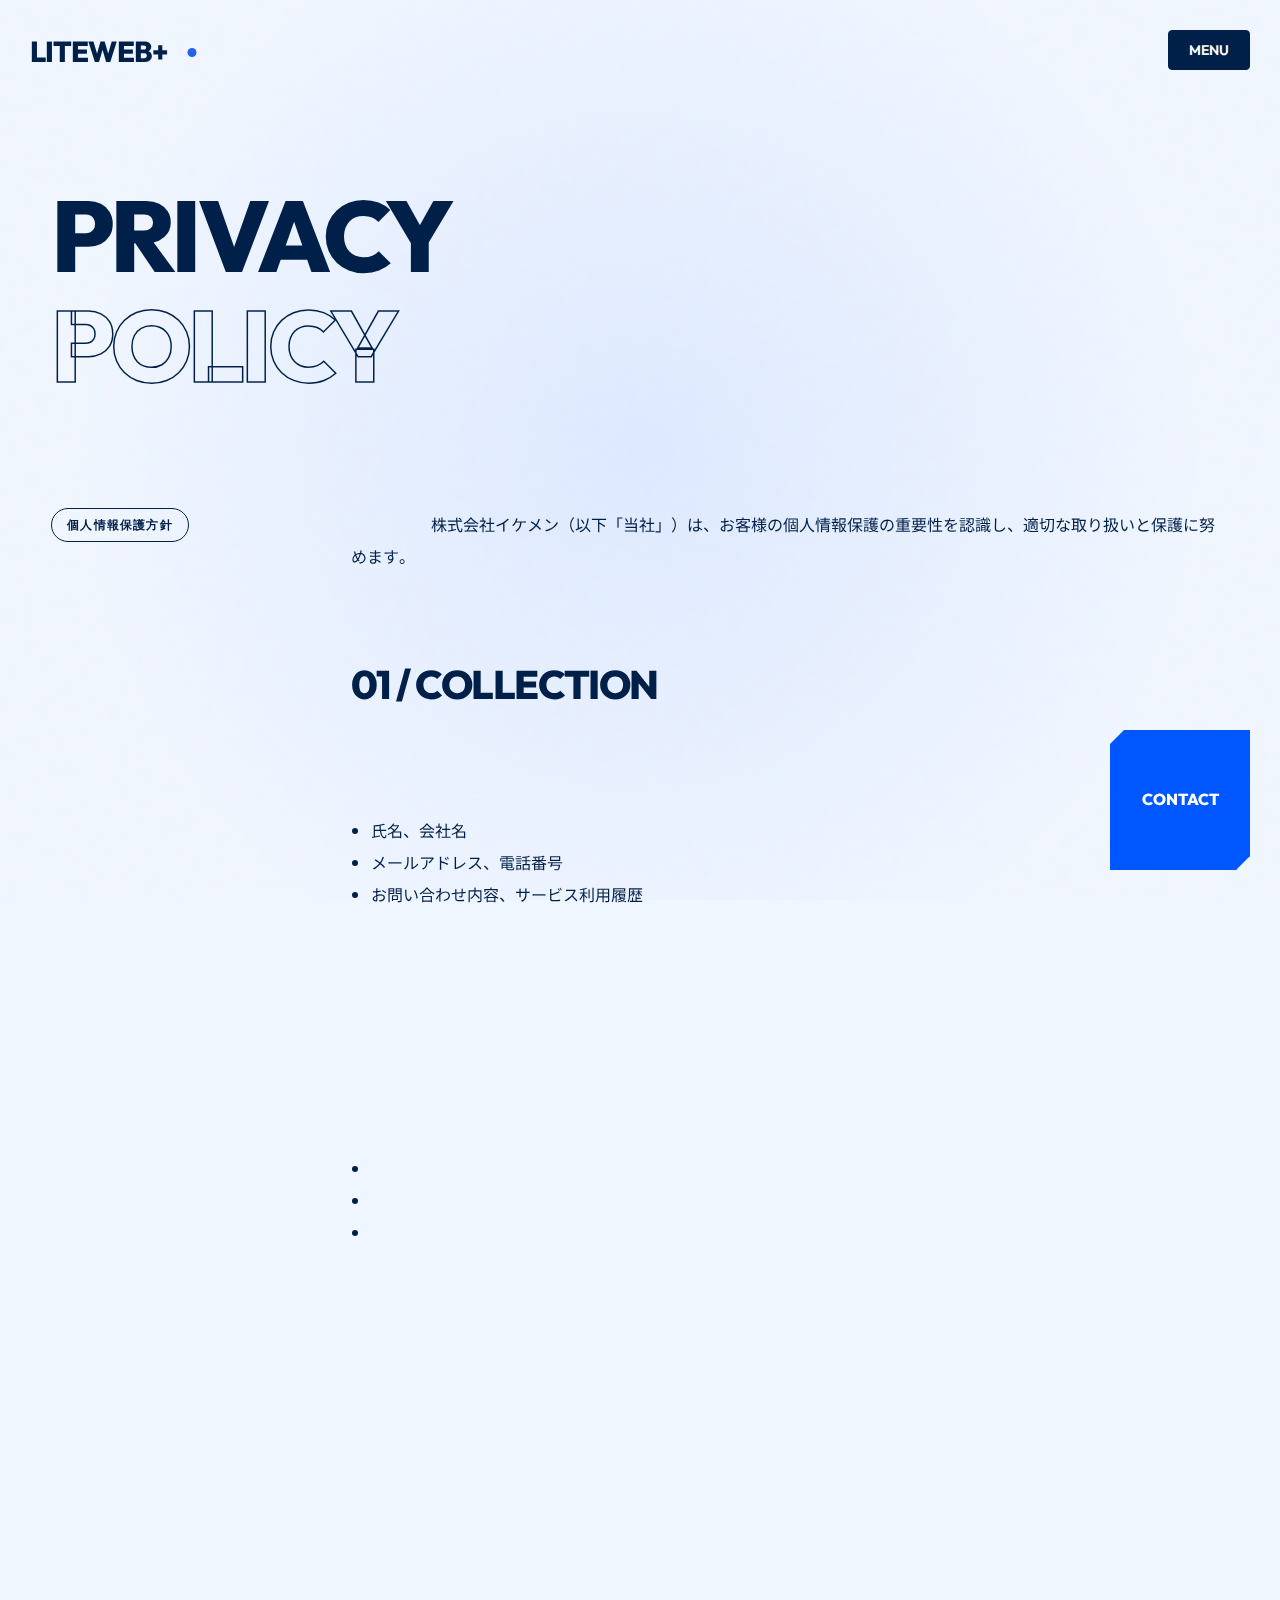
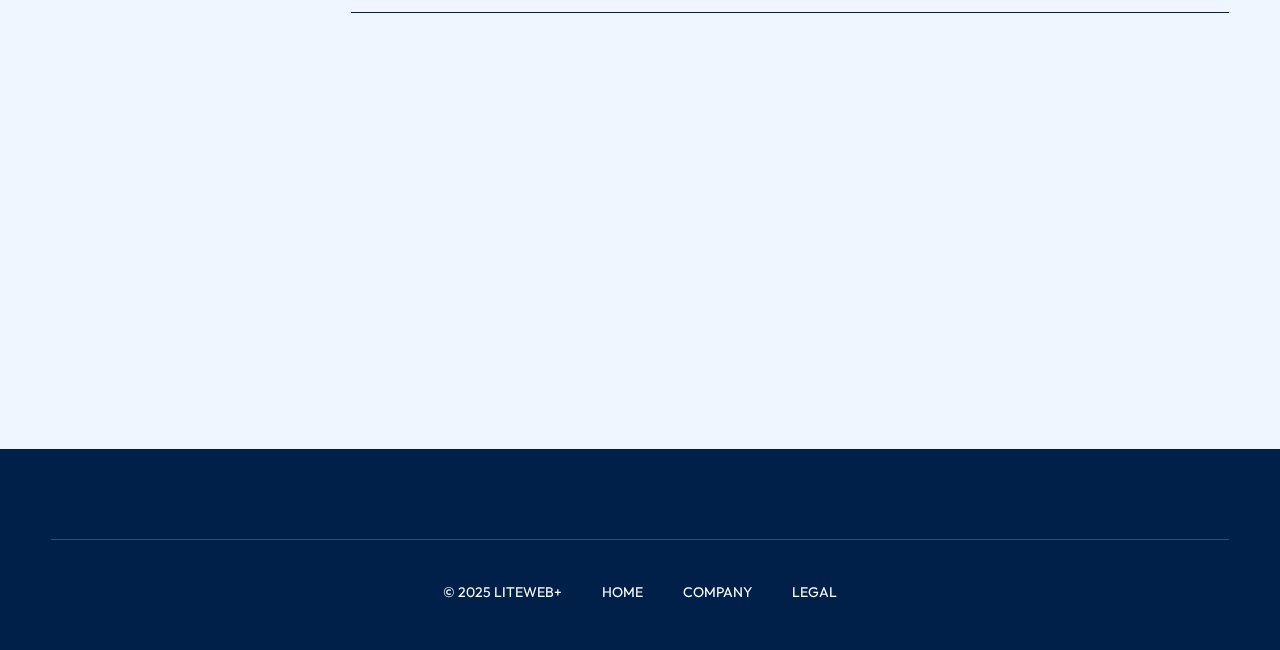
<file: privacy.html>
<!DOCTYPE html>
<html lang="ja">

<head>
    <meta charset="UTF-8">
    <meta name="viewport" content="width=device-width, initial-scale=1.0">
    <title>Privacy Policy | LiteWEB+</title>
    <link rel="preconnect" href="https://fonts.googleapis.com">
    <link rel="preconnect" href="https://fonts.gstatic.com" crossorigin>
    <link
        href="https://fonts.googleapis.com/css2?family=Noto+Sans+JP:wght@400;500;700&family=Outfit:wght@400;600;800&display=swap"
        rel="stylesheet">
    <link rel="stylesheet" href="style.css">
</head>

<body>
    <!-- Background Effects -->
    <div class="bg-noise">
        <div class="bg-blob"></div>
    </div>

    <!-- Menu Overlay -->
    <div class="menu-overlay">
        <div class="menu-list">
            <a href="index.html" class="menu-link">Home</a>
            <a href="index.html#features" class="menu-link">Features</a>
            <a href="index.html#pricing" class="menu-link">Pricing</a>
            <a href="index.html#showcase" class="menu-link">Works</a>
            <a href="company.html" class="menu-link">Company</a>
            <button class="nav-menu-btn"
                style="margin-top: 4rem; background: var(--c-surface); color: var(--c-ink);">Close</button>
        </div>
    </div>

    <nav class="nav-fixed">
        <a href="index.html" class="nav-logo">
            <svg viewBox="0 0 200 50" xmlns="http://www.w3.org/2000/svg">
                <text x="0" y="35" font-family="Outfit" font-weight="800" font-size="32"
                    letter-spacing="-1">LITEWEB+</text>
                <circle cx="180" cy="25" r="5" fill="#2563EB" />
            </svg>
        </a>
        <button class="nav-menu-btn">Menu</button>
        <div class="nav-contact">
            <a href="https://s.lmes.jp/landing-qr/2006748792-BXVNxLLm?uLand=TWDJ01" class="circle-btn">Contact</a>
        </div>
    </nav>

    <div class="wrapper" style="padding-top: 20vh; padding-bottom: 20vh;">
        <h1 class="display-text text-xl mb-huge">
            PRIVACY<br><span class="text-outline">POLICY</span>
        </h1>

        <div class="grid-cols">
            <div class="col-span-3">
                <div class="hero-tag">個人情報保護方針</div>
            </div>
            <div class="col-span-9">
                <p style="font-size: 1.6rem; line-height: 2; margin-bottom: 10vh;">
                    株式会社イケメン（以下「当社」）は、お客様の個人情報保護の重要性を認識し、適切な取り扱いと保護に努めます。
                </p>

                <div style="margin-bottom: 10vh;">
                    <h2 class="display-text text-lg mb-huge">01 / COLLECTION</h2>
                    <ul style="list-style: disc; padding-left: 2rem; font-size: 1.6rem; line-height: 2;">
                        <li>氏名、会社名</li>
                        <li>メールアドレス、電話番号</li>
                        <li>お問い合わせ内容、サービス利用履歴</li>
                    </ul>
                </div>

                <div style="margin-bottom: 10vh;">
                    <h2 class="display-text text-lg mb-huge">02 / PURPOSE</h2>
                    <ul style="list-style: disc; padding-left: 2rem; font-size: 1.6rem; line-height: 2;">
                        <li>サービスの提供および運営</li>
                        <li>お問い合わせへの対応</li>
                        <li>サービス改善のための分析</li>
                    </ul>
                </div>

                <div style="margin-bottom: 10vh;">
                    <h2 class="display-text text-lg mb-huge">03 / PROVISION</h2>
                    <p style="font-size: 1.6rem; line-height: 2;">
                        法令に基づく場合を除き、お客様の同意なく個人情報を第三者に提供することはありません。
                    </p>
                </div>

                <div style="border-top: 1px solid var(--c-ink); padding-top: 4rem;">
                    <h2 class="display-text text-lg mb-huge">CONTACT</h2>
                    <p style="font-size: 1.6rem; line-height: 2;">
                        株式会社イケメン 個人情報お問い合わせ窓口<br>
                        privacy@ikemen-inc.co.jp
                    </p>
                </div>
            </div>
        </div>
    </div>

    <footer class="footer">
        <div class="footer-links">
            <div>&copy; 2025 LITEWEB+</div>
            <a href="index.html">HOME</a>
            <a href="company.html">COMPANY</a>
            <a href="legal.html">LEGAL</a>
        </div>
    </footer>

    <script>
        // Intersection Observer for reveal animations
        const observer = new IntersectionObserver((entries) => {
            entries.forEach(entry => {
                if (entry.isIntersecting) {
                    entry.target.classList.add('in-view');
                }
            });
        }, { threshold: 0.1 });

        // Character Reveal Logic
        function wrapChars(element) {
            if (element.classList.contains('char-reveal')) return;

            const walk = (node) => {
                if (node.nodeType === 3) { // Text node
                    const text = node.nodeValue;
                    if (text.trim().length === 0) return;

                    const span = document.createElement('span');
                    span.innerHTML = text.split('').map(char => {
                        return `<span class="char">${char === ' ' ? '&nbsp;' : char}</span>`;
                    }).join('');

                    node.parentNode.replaceChild(span, node);
                } else if (node.nodeType === 1 && !['SCRIPT', 'STYLE', 'VIDEO', 'SVG'].includes(node.tagName)) {
                    Array.from(node.childNodes).forEach(walk);
                }
            };

            walk(element);
            element.classList.add('char-reveal');

            // Assign delays
            const chars = element.querySelectorAll('.char');
            chars.forEach((char, i) => {
                char.style.transitionDelay = `${i * 0.015}s`;
            });
        }

        document.addEventListener('DOMContentLoaded', () => {
            const targets = document.querySelectorAll('p, h2, h3, h4, li, th, td, .hero-tag, .price-val, .feature-num');

            targets.forEach(el => {
                wrapChars(el);
                observer.observe(el);
            });

            // Mobile Menu Toggle
            const menuBtn = document.querySelectorAll('.nav-menu-btn');
            const menuOverlay = document.querySelector('.menu-overlay');
            const menuLinks = document.querySelectorAll('.menu-link');

            menuBtn.forEach(btn => {
                btn.addEventListener('click', () => {
                    menuOverlay.classList.toggle('active');
                });
            });

            menuLinks.forEach(link => {
                link.addEventListener('click', () => {
                    menuOverlay.classList.remove('active');
                });
            });
        });
    </script>
</body>

</html>
</file>
<file: style.css>
:root {
    --c-bg: #F0F6FF;
    --c-ink: #00204A;
    --c-surface: #FFFFFF;
    --c-accent: #0057FF;
    --c-ink-light: #4B5563;
    --font-body: 'Noto Sans JP', sans-serif;
    --font-display: 'Outfit', sans-serif;
    --ease-out-expo: cubic-bezier(0.19, 1, 0.22, 1);
}

*,
*::before,
*::after {
    box-sizing: border-box;
    margin: 0;
    padding: 0;
}

html {
    font-size: 62.5%;
    scroll-behavior: smooth;
    background-color: var(--c-bg);
    overflow-x: hidden;
    width: 100%;
}

body {
    font-family: var(--font-body);
    font-size: 1.4rem;
    line-height: 1.8;
    color: var(--c-ink);
    overflow-x: hidden;
    background-color: transparent;
    width: 100%;
    position: relative;
}

.marquee-wrapper {
    width: 100%;
    overflow: hidden;
    position: relative;
    padding: 5vh 0;
}

/* Background Noise & Fluid Gradient */
.bg-noise {
    position: fixed;
    top: 0;
    left: 0;
    width: 100%;
    height: 100%;
    z-index: -10;
    pointer-events: none;
    background-color: var(--c-bg);
    overflow: hidden;
}

.bg-noise::before {
    content: "";
    position: absolute;
    top: -50%;
    left: -50%;
    width: 200%;
    height: 200%;
    background-image: url("data:image/svg+xml,%3Csvg viewBox='0 0 200 200' xmlns='http://www.w3.org/2000/svg'%3E%3Cfilter id='noiseFilter'%3E%3CfeTurbulence type='fractalNoise' baseFrequency='0.65' numOctaves='3' stitchTiles='stitch'/%3E%3C/filter%3E%3Crect width='100%25' height='100%25' filter='url(%23noiseFilter)' opacity='0.03'/%3E%3C/svg%3E");
    animation: noise 0.5s steps(5) infinite;
    opacity: 0.6;
}

.bg-blob {
    position: absolute;
    top: 50%;
    left: 50%;
    width: 90vw;
    height: 90vw;
    background: radial-gradient(circle, rgba(0, 87, 255, 0.08) 0%, rgba(240, 246, 255, 0) 70%);
    transform: translate(-50%, -50%);
    animation: blob-move 20s infinite alternate ease-in-out;
    border-radius: 50%;
}

@keyframes noise {
    0% {
        transform: translate(0, 0);
    }

    10% {
        transform: translate(-5%, -5%);
    }

    20% {
        transform: translate(-10%, 5%);
    }

    30% {
        transform: translate(5%, -10%);
    }

    40% {
        transform: translate(-5%, 15%);
    }

    50% {
        transform: translate(-10%, 5%);
    }

    60% {
        transform: translate(15%, 0);
    }

    70% {
        transform: translate(0, 10%);
    }

    80% {
        transform: translate(-15%, 0);
    }

    90% {
        transform: translate(10%, 5%);
    }

    100% {
        transform: translate(5%, 0);
    }
}

@keyframes blob-move {
    0% {
        transform: translate(-50%, -50%) scale(1);
    }

    50% {
        transform: translate(-40%, -60%) scale(1.1);
    }

    100% {
        transform: translate(-60%, -40%) scale(0.95);
    }
}

::-webkit-scrollbar {
    width: 0;
}

a {
    text-decoration: none;
    color: inherit;
    cursor: pointer;
}

ul {
    list-style: none;
}

img,
video {
    width: 100%;
    height: auto;
    display: block;
    object-fit: cover;
}

/* ==========================================================================
   3. Typography (Mega)
   ========================================================================== */
.display-text {
    font-family: var(--font-display);
    font-weight: 800;
    line-height: 1.1;
    letter-spacing: -0.04em;
    text-transform: uppercase;
    color: var(--c-ink);
}

.text-huge {
    font-size: clamp(5rem, 13vw, 18rem);
}

.text-xl {
    font-size: clamp(3.2rem, 8vw, 10rem);
}

.text-lg {
    font-size: clamp(2rem, 4vw, 4rem);
}

.text-outline {
    -webkit-text-stroke: 1.5px var(--c-ink);
    color: transparent;
    transition: all 0.5s var(--ease-out-expo);
}

.hover-fill:hover .text-outline {
    color: var(--c-ink);
}

/* ==========================================================================
   4. Layout Utilities (Broken Grid)
   ========================================================================== */
.wrapper {
    width: 100%;
    padding: 0 4vw;
    max-width: 1920px;
    margin: 0 auto;
}

.grid-cols {
    display: grid;
    grid-template-columns: repeat(12, 1fr);
    gap: 20px;
}

.col-span-full {
    grid-column: 1 / -1;
}

.col-span-9 {
    grid-column: span 9;
}

.col-span-8 {
    grid-column: span 8;
}

.col-span-6 {
    grid-column: span 6;
}

.col-span-4 {
    grid-column: span 4;
}

.col-span-3 {
    grid-column: span 3;
}

.mt-huge {
    margin-top: 12vh;
}

.mb-huge {
    margin-bottom: 12vh;
}

/* ==========================================================================
   5. Components (Blue Avant-Garde)
   ========================================================================== */
/* Navigation */
.nav-fixed {
    position: fixed;
    top: 0;
    left: 0;
    width: 100%;
    height: 100vh;
    pointer-events: none;
    z-index: 100;
    padding: 3rem;
}

.nav-logo {
    position: absolute;
    top: 3rem;
    left: 3rem;
    pointer-events: auto;
    width: 180px;
}

.nav-logo svg {
    width: 100%;
    height: auto;
    fill: var(--c-ink);
}

.nav-menu-btn {
    position: absolute;
    top: 3rem;
    right: 3rem;
    pointer-events: auto;
    font-family: var(--font-display);
    font-weight: 600;
    font-size: 1.4rem;
    text-transform: uppercase;
    background: var(--c-ink);
    color: var(--c-surface);
    padding: 1rem 2rem;
    border-radius: 4px;
    transition: all 0.3s var(--ease-out-expo);
    z-index: 1001;
    border: 1px solid var(--c-ink);
}

.nav-menu-btn:hover {
    background: var(--c-accent);
    border-color: var(--c-accent);
    color: #fff;
    transform: scale(1.05);
}

.nav-contact {
    position: absolute;
    bottom: 3rem;
    right: 3rem;
    pointer-events: auto;
}

/* Menu Overlay */
.menu-overlay {
    position: fixed;
    top: 0;
    left: 0;
    width: 100%;
    height: 100%;
    background: rgba(0, 32, 74, 0.98);
    z-index: 1000;
    display: flex;
    align-items: center;
    justify-content: center;
    opacity: 0;
    pointer-events: none;
    transition: opacity 0.5s var(--ease-out-expo);
}

.menu-overlay.active {
    opacity: 1;
    pointer-events: auto;
}

.menu-list {
    text-align: center;
}

.menu-link {
    display: block;
    font-family: var(--font-display);
    font-size: clamp(4rem, 8vw, 8rem);
    font-weight: 800;
    color: var(--c-surface);
    margin-bottom: 2rem;
    transition: color 0.3s ease;
    text-transform: uppercase;
}

.menu-link:hover {
    color: var(--c-accent);
    -webkit-text-stroke: 1px var(--c-surface);
}

/* Circle Button */
.circle-btn {
    width: 140px;
    height: 140px;
    background: var(--c-accent);
    clip-path: polygon(10% 0, 100% 0, 100% 90%, 90% 100%, 0 100%, 0 10%);
    display: flex;
    align-items: center;
    justify-content: center;
    color: #fff;
    font-family: var(--font-display);
    font-weight: 800;
    font-size: 1.6rem;
    text-transform: uppercase;
    text-align: center;
    line-height: 1.2;
    transition: all 0.4s var(--ease-out-expo);
    box-shadow: 8px 8px 0px var(--c-ink);
}

.circle-btn:hover {
    transform: translate(-5px, -5px);
    box-shadow: 12px 12px 0px var(--c-ink);
    background: var(--c-ink);
    color: #fff;
}

/* Hero Section */
.hero-section {
    min-height: 100vh;
    display: flex;
    align-items: center;
    position: relative;
    overflow: hidden;
    padding-top: 10vh;
}

.hero-visual-wrapper {
    position: absolute;
    top: 15%;
    right: 5%;
    width: 45vw;
    height: 70vh;
    z-index: 1;
    transform: rotate(5deg);
    overflow: hidden;
    border-radius: 4px;
    opacity: 0.6;
    mix-blend-mode: multiply;
}

.hero-visual-wrapper video {
    height: 100%;
    transform: scale(1.2);
    filter: grayscale(100%) sepia(20%) hue-rotate(180deg) saturate(200%);
}

.hero-text-wrapper {
    position: relative;
    z-index: 50;
    padding-left: 4vw;
}

.hero-text-wrapper .display-text {
    color: #00204A !important;
    text-shadow: 0 0 30px rgba(240, 246, 255, 0.8);
}

.hero-text-wrapper .text-outline {
    -webkit-text-stroke: 2px #00204A !important;
    color: transparent !important;
}

.hero-text-wrapper .reveal-text span {
    transform: none !important;
    opacity: 1 !important;
    display: block !important;
}

.hero-tag {
    display: inline-block;
    border: 1px solid var(--c-ink);
    padding: 0.5rem 1.5rem;
    border-radius: 100px;
    margin-bottom: 2rem;
    font-family: var(--font-display);
    letter-spacing: 0.1em;
    font-size: 1.2rem;
    font-weight: 800;
}

/* Marquee Strip (Diagonal) */
.marquee-strip {
    width: 120%;
    overflow: hidden;
    background: var(--c-ink);
    color: var(--c-surface);
    padding: 1rem 0;
    white-space: nowrap;
    border-top: 1px solid rgba(255, 255, 255, 0.1);
    border-bottom: 1px solid rgba(255, 255, 255, 0.1);
    transform: rotate(-3deg) translateX(-5%);
    margin: 5vh 0;
    position: relative;
    z-index: 10;
    box-shadow: 0 10px 30px rgba(0, 0, 0, 0.1);
}

.marquee-content {
    display: inline-block;
    animation: marquee 30s linear infinite;
}

.marquee-item {
    display: inline-block;
    margin-right: 6rem;
    font-family: var(--font-display);
    font-weight: 600;
    text-transform: uppercase;
    letter-spacing: 0.05em;
    font-size: 1.4rem;
    opacity: 0.9;
}

@keyframes marquee {
    0% {
        transform: translateX(0);
    }

    100% {
        transform: translateX(-50%);
    }
}

/* Features Section */
.features-section {
    padding: 10vh 0;
}

.feature-row {
    display: flex;
    align-items: flex-start;
    border-top: 1px solid var(--c-ink);
    padding-top: 3rem;
    margin-bottom: 6vh;
    opacity: 0;
    transform: translateY(30px);
    transition: all 0.8s var(--ease-out-expo);
}

.feature-row.in-view {
    opacity: 1;
    transform: translateY(0);
}

.feature-num {
    font-family: var(--font-display);
    font-size: 2rem;
    font-weight: 800;
    width: 20%;
    padding-top: 1rem;
}

.feature-content {
    width: 80%;
}

.feature-title {
    font-family: var(--font-display);
    font-size: clamp(4rem, 6vw, 8rem);
    font-weight: 800;
    line-height: 0.9;
    margin-bottom: 2rem;
    text-transform: uppercase;
    cursor: default;
}

.feature-desc {
    font-size: 1.6rem;
    line-height: 1.8;
    max-width: 600px;
    color: var(--c-ink-light);
}

/* Pricing Section */
.pricing-section {
    padding: 15vh 0;
    background: var(--c-ink);
    color: var(--c-surface);
}

.pricing-scroll {
    display: grid;
    grid-template-columns: repeat(3, 1fr);
    gap: 2rem;
    padding: 0 4vw;
    max-width: 1920px;
    margin: 0 auto;
}

.pricing-card {
    background: rgba(255, 255, 255, 0.05);
    border: 1px solid rgba(255, 255, 255, 0.1);
    padding: 4rem;
    display: flex;
    flex-direction: column;
    justify-content: space-between;
    min-height: 600px;
    transition: all 0.3s ease;
}

.pricing-card:hover {
    background: var(--c-surface);
    color: var(--c-ink);
    transform: translateY(-10px);
}

.pricing-card.dark {
    background: rgba(0, 0, 0, 0.2);
}

.pricing-card.dark:hover {
    background: var(--c-ink);
    color: var(--c-surface);
    border-color: var(--c-accent);
}

.pricing-card.creative {
    background: linear-gradient(135deg, rgba(0, 87, 255, 0.2), rgba(0, 32, 74, 0.5));
    border-color: var(--c-accent);
}

.price-val {
    font-family: var(--font-display);
    font-size: 5rem;
    font-weight: 800;
    margin: 2rem 0;
    letter-spacing: -0.02em;
}

/* Comparison Section */
.comparison-section {
    padding: 15vh 0;
}

.comparison-table {
    width: 100%;
    border-collapse: collapse;
    font-size: 1.6rem;
    text-align: center;
}

.comparison-table th {
    padding: 2rem;
    font-family: var(--font-display);
    font-weight: 800;
    font-size: 2rem;
    border-bottom: 2px solid var(--c-ink);
}

.comparison-table td {
    padding: 2rem;
    border-bottom: 1px solid rgba(0, 32, 74, 0.1);
}

.comparison-table td:first-child {
    text-align: left;
    font-weight: 700;
}

/* Target Section */
.target-section {
    padding: 15vh 4vw;
    background: var(--c-ink);
    color: var(--c-surface);
}

.target-section .display-text {
    color: var(--c-surface);
}

.target-grid {
    display: grid;
    grid-template-columns: repeat(3, 1fr);
    gap: 4rem;
    margin-top: 8rem;
}

.target-card {
    border: 1px solid rgba(255, 255, 255, 0.2);
    padding: 4rem;
    transition: all 0.3s ease;
    background: rgba(255, 255, 255, 0.05);
}

.target-card:hover {
    background: var(--c-surface);
    color: var(--c-ink);
    transform: scale(1.05);
}

/* FAQ Section */
.faq-section {
    padding: 15vh 4vw;
}

.faq-item {
    border-bottom: 2px solid var(--c-ink);
    margin-bottom: 2rem;
}

.faq-q {
    font-family: var(--font-display);
    font-size: 2.4rem;
    font-weight: 700;
    padding: 3rem 0;
    cursor: pointer;
    display: flex;
    justify-content: space-between;
    align-items: center;
    list-style: none;
    color: var(--c-ink);
}

.faq-q::after {
    content: '+';
    font-size: 4rem;
    font-weight: 300;
    transition: transform 0.3s ease;
    color: var(--c-accent);
}

details[open] .faq-q::after {
    transform: rotate(45deg);
}

.faq-a {
    padding-bottom: 3rem;
    font-size: 1.6rem;
    line-height: 1.8;
    max-width: 800px;
    color: var(--c-ink-light);
}

/* Showcase */
.showcase-section {
    padding: 20vh 4vw;
}

.showcase-grid {
    display: grid;
    grid-template-columns: repeat(2, 1fr);
    gap: 10vw;
}

.showcase-item {
    position: relative;
}

.showcase-item:nth-child(even) {
    margin-top: 20vh;
}

.showcase-img {
    width: 100%;
    aspect-ratio: 4/5;
    overflow: hidden;
    filter: grayscale(100%);
    transition: filter 0.5s ease;
    border-radius: 4px;
    background: #eee;
}

.showcase-item:hover .showcase-img {
    filter: grayscale(0%);
}

.showcase-img img {
    height: 100%;
    transition: transform 1s var(--ease-out-expo);
}

.showcase-item:hover .showcase-img img {
    transform: scale(1.1);
}

.showcase-info {
    margin-top: 2rem;
    display: flex;
    justify-content: space-between;
    align-items: baseline;
    border-bottom: 1px solid var(--c-ink);
    padding-bottom: 1rem;
}

/* Footer */
.footer {
    background: var(--c-ink);
    color: var(--c-surface);
    padding: 10vh 4vw 5vh;
    text-align: center;
}

.footer-cta {
    font-family: var(--font-display);
    font-size: 12vw;
    line-height: 0.8;
    text-align: center;
    margin-bottom: 10vh;
    transition: color 0.3s ease;
    display: block;
    color: var(--c-surface);
}

.footer-cta:hover {
    color: var(--c-accent);
}

.footer-links {
    display: flex;
    justify-content: center;
    gap: 4rem;
    font-family: var(--font-display);
    text-transform: uppercase;
    font-size: 1.4rem;
    border-top: 1px solid rgba(255, 255, 255, 0.2);
    padding-top: 4rem;
    flex-wrap: wrap;
}

/* Utilities & Animations */
.reveal-text {
    display: block;
    overflow: hidden;
}

.reveal-text span {
    display: block;
    transform: translateY(100%);
    transition: transform 1s var(--ease-out-expo);
}

.in-view .reveal-text span {
    transform: translateY(0);
}

/* Character Reveal Animation */
.char-reveal .char {
    opacity: 0;
    display: inline-block;
    transform: translateY(20px);
    transition: opacity 0.4s ease, transform 0.4s ease;
}

.char-reveal.in-view .char {
    opacity: 1;
    transform: translateY(0);
}

/* ==========================================================================
   6. Responsive Design (Mobile Perfect)
   ========================================================================== */
@media (max-width: 1024px) {
    .grid-cols {
        grid-template-columns: repeat(6, 1fr);
    }

    .col-span-9,
    .col-span-8,
    .col-span-6,
    .col-span-4,
    .col-span-3 {
        grid-column: span 6;
    }

    .hero-visual-wrapper {
        width: 60vw;
        height: 50vh;
        top: 20%;
        right: -5%;
    }

    .showcase-grid {
        gap: 5vw;
    }

    .pricing-scroll {
        grid-template-columns: 1fr;
    }
}

@media (max-width: 768px) {

    /* Layout */
    .wrapper {
        padding: 0 2rem;
    }

    .grid-cols {
        display: block;
    }

    .col-span-4,
    .col-span-6,
    .col-span-3,
    .col-span-9 {
        width: 100%;
        margin-bottom: 4rem;
    }

    /* Typography */
    .text-huge {
        font-size: 14vw;
    }

    .text-xl {
        font-size: 10vw;
    }

    .text-lg {
        font-size: 2.4rem;
    }

    /* Hero Description Mobile Fix */
    .hero-text-wrapper p.mt-huge {
        font-size: 1.8rem !important;
        line-height: 1.6;
        margin-left: 0 !important;
        margin-top: 4rem !important;
        max-width: 100% !important;
    }

    /* Navigation */
    .nav-fixed {
        padding: 1.5rem;
    }

    .nav-logo {
        width: 140px;
        top: 2rem;
        left: 2rem;
    }

    .nav-menu-btn {
        top: 2rem;
        right: 2rem;
    }

    .nav-contact {
        bottom: 2rem;
        right: 2rem;
    }

    .circle-btn {
        width: 90px;
        height: 90px;
        font-size: 1.1rem;
    }

    /* Hero */
    .hero-section {
        padding-top: 15vh;
        align-items: flex-start;
    }

    .hero-text-wrapper {
        padding-left: 0;
        margin-top: 10vh;
    }

    .hero-visual-wrapper {
        width: 90vw;
        height: 40vh;
        top: 15%;
        right: -10%;
        transform: rotate(5deg);
        opacity: 0.4;
    }

    /* Features */
    .feature-row {
        flex-direction: column;
        margin-bottom: 8rem;
    }

    .feature-content {
        width: 100%;
        margin-top: 2rem;
    }

    .feature-title {
        font-size: 4rem;
    }

    /* Pricing */
    .pricing-scroll {
        display: flex;
        overflow-x: auto;
        scroll-snap-type: x mandatory;
        padding-bottom: 2rem;
        gap: 2rem;
    }

    .pricing-card {
        min-width: 85vw;
        scroll-snap-align: center;
        height: auto;
        min-height: 500px;
        padding: 3rem;
    }

    /* Comparison Table Mobile Fix */
    .comparison-table {
        display: block;
        overflow-x: auto;
        white-space: nowrap;
        font-size: 1.1rem;
    }

    .comparison-table th,
    .comparison-table td {
        padding: 1rem;
    }

    /* Target */
    .target-grid {
        grid-template-columns: 1fr;
        gap: 2rem;
    }

    /* Showcase */
    .showcase-grid {
        grid-template-columns: 1fr;
        gap: 8rem;
    }

    .showcase-item:nth-child(even) {
        margin-top: 0;
    }

    /* Footer */
    .footer-links {
        flex-direction: column;
        gap: 2rem;
        align-items: center;
    }

    /* Company/Legal Tables Mobile Fix */
    .feature-content table th,
    .feature-content table td {
        display: block;
        width: 100%;
        padding: 1rem 0;
    }

    .feature-content table th {
        padding-bottom: 0.5rem;
        color: var(--c-ink-light);
        border-bottom: none !important;
        font-size: 1.4rem;
    }

    .feature-content table td {
        padding-top: 0.5rem;
        padding-bottom: 2rem;
        border-bottom: 1px solid #ddd;
        font-size: 1.6rem;
    }

    .feature-content table tr {
        border-bottom: none !important;
    }
}
/* Preview Modal */
.preview-modal {
    position: fixed;
    top: 0;
    left: 0;
    width: 100%;
    height: 100%;
    background: rgba(0, 32, 74, 0.95);
    z-index: 10000;
    display: flex;
    flex-direction: column;
    opacity: 0;
    visibility: hidden;
    transition: opacity 0.3s ease, visibility 0.3s ease;
}

.preview-modal.active {
    opacity: 1;
    visibility: visible;
}

.preview-modal-header {
    display: flex;
    justify-content: space-between;
    align-items: center;
    padding: 1.5rem 2rem;
    background: var(--c-ink);
    border-bottom: 1px solid rgba(255, 255, 255, 0.1);
}

.preview-modal-title {
    color: #fff;
    font-family: var(--font-display);
    font-size: 1.6rem;
    font-weight: 600;
}

.preview-modal-actions {
    display: flex;
    align-items: center;
    gap: 1.5rem;
}

.preview-external-btn {
    color: var(--c-accent);
    text-decoration: none;
    font-size: 1.4rem;
    transition: opacity 0.2s;
}

.preview-external-btn:hover {
    opacity: 0.7;
}

.preview-close-btn {
    width: 4rem;
    height: 4rem;
    border: none;
    background: rgba(255, 255, 255, 0.1);
    color: #fff;
    font-size: 2.4rem;
    cursor: pointer;
    border-radius: 50%;
    transition: background 0.2s;
    display: flex;
    align-items: center;
    justify-content: center;
}

.preview-close-btn:hover {
    background: rgba(255, 255, 255, 0.2);
}

.preview-modal-body {
    flex: 1;
    position: relative;
    overflow: hidden;
}

.preview-modal-body iframe {
    width: 100%;
    height: 100%;
    border: none;
    background: #fff;
}

.preview-loader {
    position: absolute;
    top: 50%;
    left: 50%;
    transform: translate(-50%, -50%);
    text-align: center;
    color: #fff;
    z-index: 1;
}

.preview-loader.hidden {
    display: none;
}

.preview-spinner {
    width: 4rem;
    height: 4rem;
    border: 3px solid rgba(255, 255, 255, 0.2);
    border-top-color: var(--c-accent);
    border-radius: 50%;
    animation: spin 0.8s linear infinite;
    margin: 0 auto 1rem;
}

@keyframes spin {
    to { transform: rotate(360deg); }
}

.preview-loader p {
    font-size: 1.4rem;
}

/* Showcase item clickable cursor */
.showcase-img {
    cursor: pointer;
    display: block;
    overflow: hidden;
}

.showcase-img img {
    transition: transform 0.3s ease;
}

.showcase-img:hover img {
    transform: scale(1.05);
}
</file>
